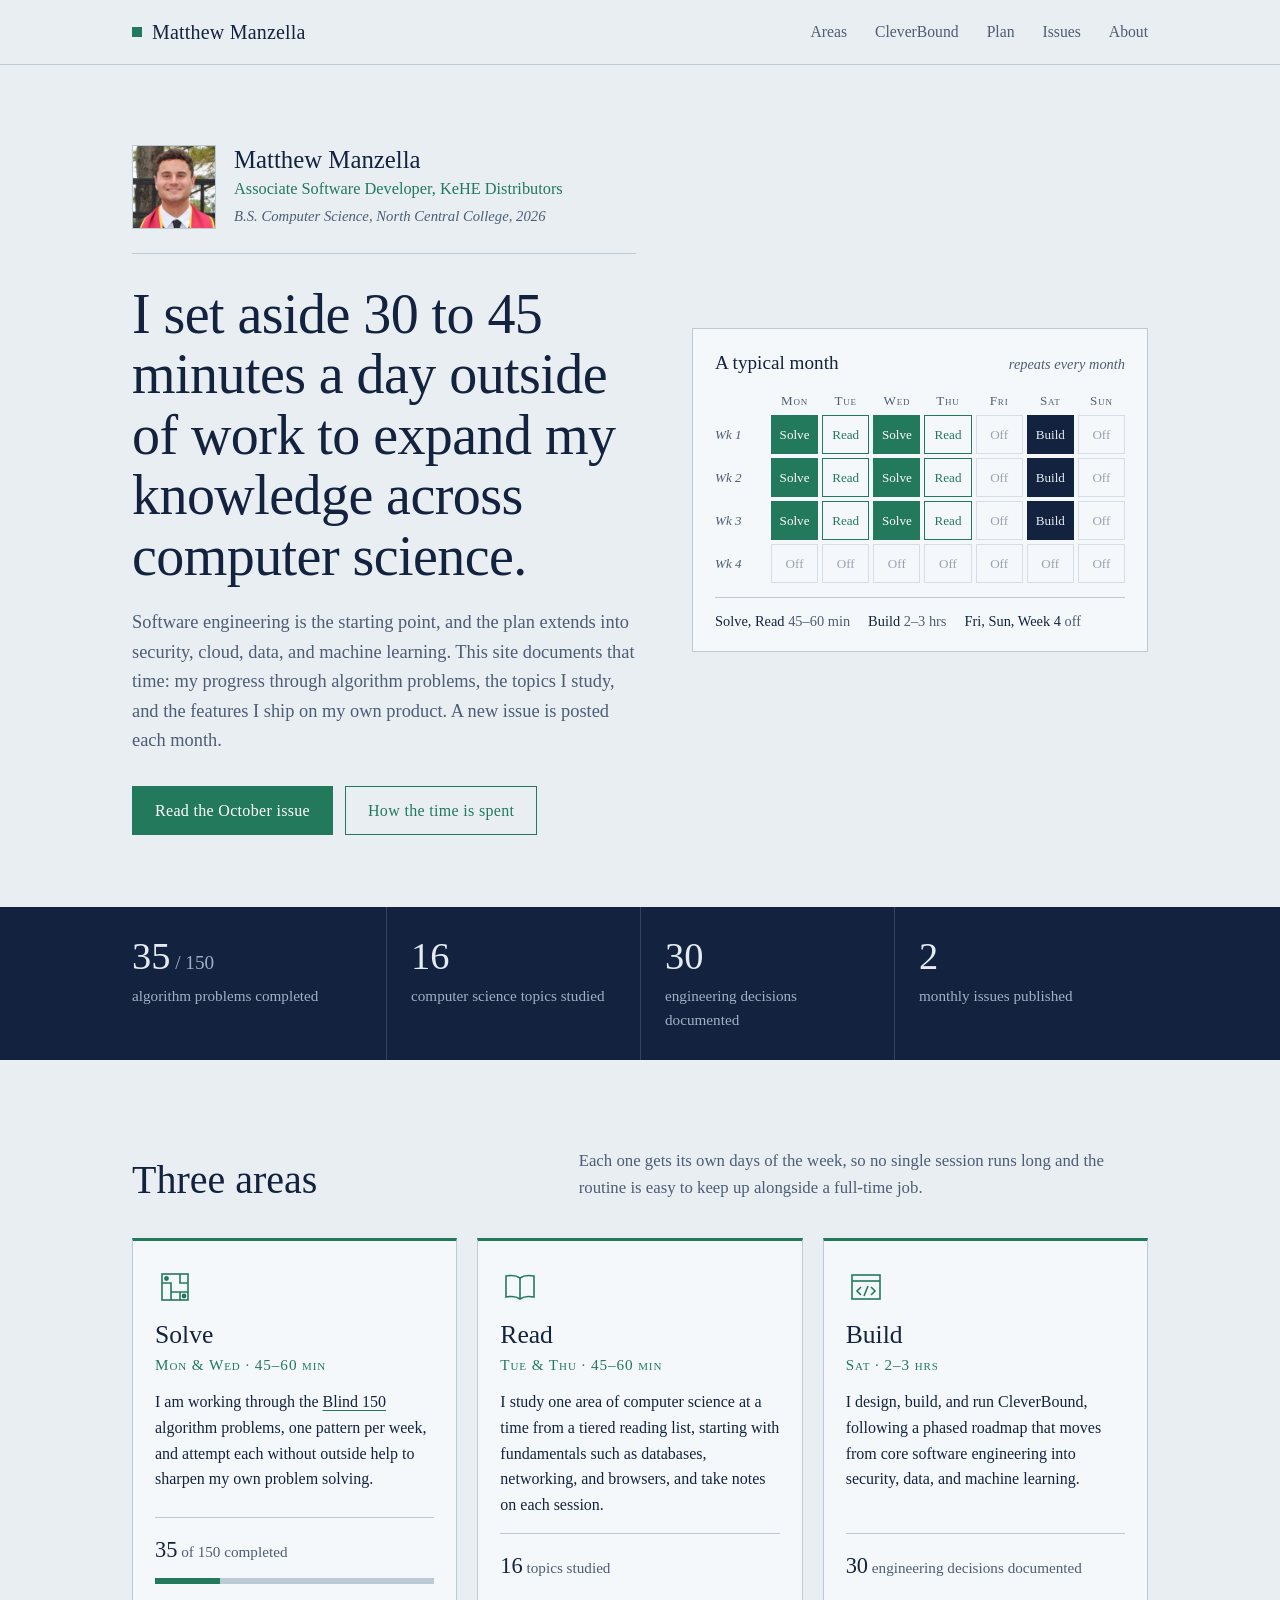
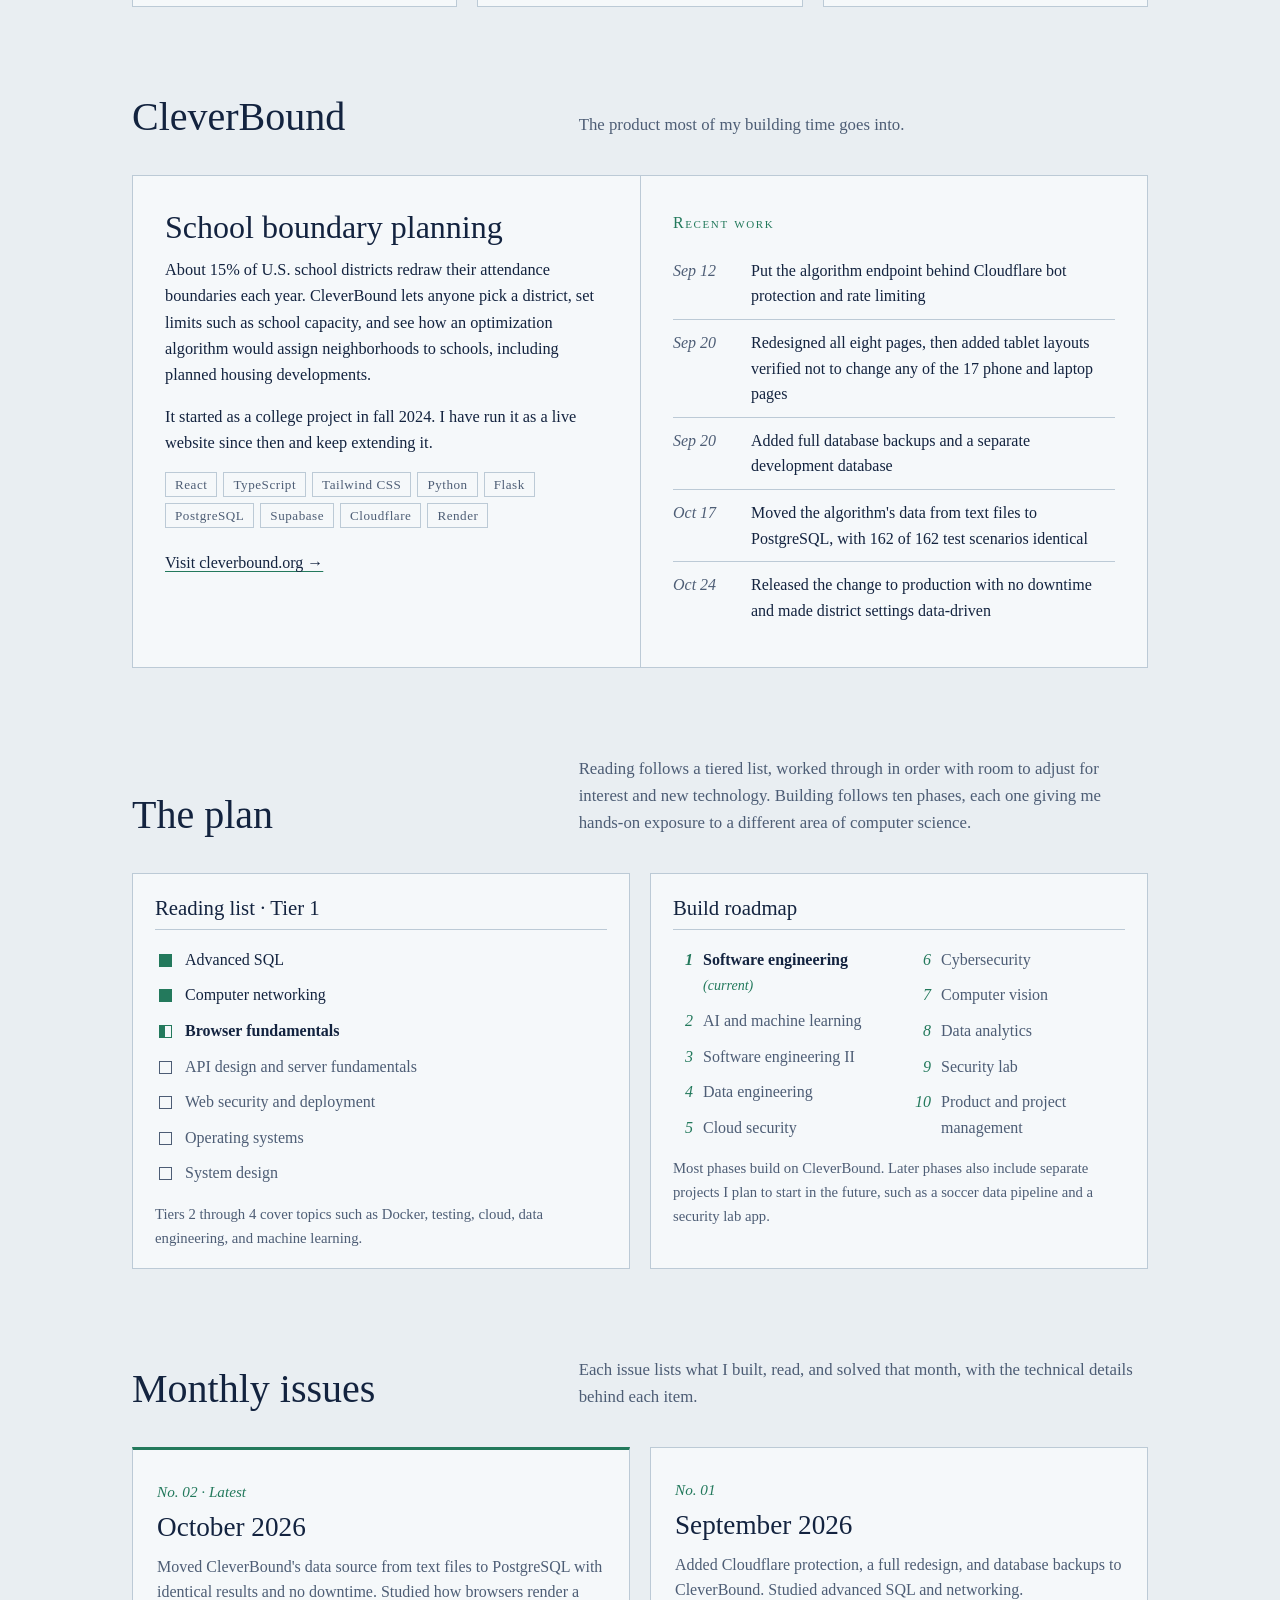
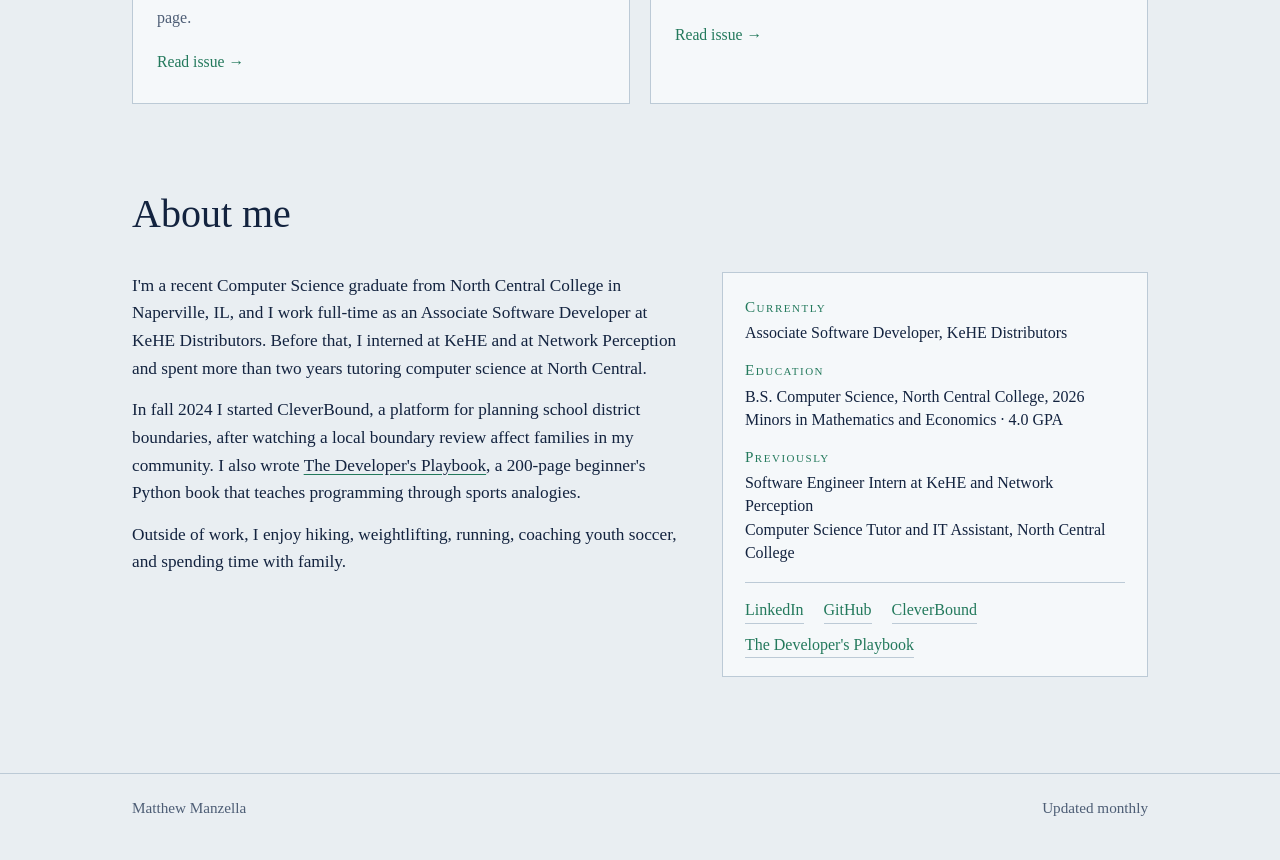
<file: index.html>
<!doctype html>
<html lang="en">
<head>
<meta charset="utf-8">
<meta name="viewport" content="width=device-width, initial-scale=1">
<title>Matthew Manzella</title>
<meta name="description" content="A monthly record of what Matthew Manzella builds, studies, and solves outside of work.">
<link rel="stylesheet" href="styles.css">
</head>
<body>

<header class="nav">
  <div class="wrap">
    <a class="brand" href="index.html">Matthew Manzella</a>
    <nav aria-label="Main">
      <ul>
        <li><a href="#areas">Areas</a></li>
        <li><a href="#cleverbound">CleverBound</a></li>
        <li><a href="#plan">Plan</a></li>
        <li><a href="#issues">Issues</a></li>
        <li><a href="#about">About</a></li>
      </ul>
    </nav>
  </div>
</header>

<section class="hero">
  <div class="wrap">
    <div>
      <a class="id" href="#about">
        <img src="images/headshot.png" alt="" width="400" height="400">
        <span>
          <b>Matthew Manzella</b>
          <em>Associate Software Developer, KeHE Distributors</em>
          <small>B.S. Computer Science, North Central College, 2026</small>
        </span>
      </a>
      <h1>I set aside 30 to 45 minutes a day outside of work to expand my knowledge across computer science.</h1>
      <p class="sub">Software engineering is the starting point, and the plan extends into security, cloud, data, and machine learning. This site documents that time: my progress through algorithm problems, the topics I study, and the features I ship on my own product. A new issue is posted each month.</p>
      <div class="actions">
        <a class="btn primary" href="2026/2026-10_october.html">Read the October issue</a>
        <a class="btn ghost" href="#areas">How the time is spent</a>
      </div>
    </div>

    <div class="card" aria-label="Monthly schedule">
      <div class="card-head"><h2>A typical month</h2><span>repeats every month</span></div>
      <div class="month">
        <div class="row head"><span></span><span>Mon</span><span>Tue</span><span>Wed</span><span>Thu</span><span>Fri</span><span>Sat</span><span>Sun</span></div>
        <div class="row"><span class="wk">Wk 1</span><i class="s">Solve</i><i class="r">Read</i><i class="s">Solve</i><i class="r">Read</i><i class="o">Off</i><i class="b">Build</i><i class="o">Off</i></div>
        <div class="row"><span class="wk">Wk 2</span><i class="s">Solve</i><i class="r">Read</i><i class="s">Solve</i><i class="r">Read</i><i class="o">Off</i><i class="b">Build</i><i class="o">Off</i></div>
        <div class="row"><span class="wk">Wk 3</span><i class="s">Solve</i><i class="r">Read</i><i class="s">Solve</i><i class="r">Read</i><i class="o">Off</i><i class="b">Build</i><i class="o">Off</i></div>
        <div class="row"><span class="wk">Wk 4</span><i class="o">Off</i><i class="o">Off</i><i class="o">Off</i><i class="o">Off</i><i class="o">Off</i><i class="o">Off</i><i class="o">Off</i></div>
      </div>
      <ul class="legend">
        <li><b>Solve, Read</b> 45&ndash;60 min</li>
        <li><b>Build</b> 2&ndash;3 hrs</li>
        <li><b>Fri, Sun, Week 4</b> off</li>
      </ul>
    </div>
  </div>
</section>

<section class="band" aria-label="Totals to date">
  <div class="wrap">
    <div class="stat"><b>35<small> / 150</small></b><span>algorithm problems completed</span></div>
    <div class="stat"><b>16</b><span>computer science topics studied</span></div>
    <div class="stat"><b>30</b><span>engineering decisions documented</span></div>
    <div class="stat"><b>2</b><span>monthly issues published</span></div>
  </div>
</section>

<section class="block" id="areas">
  <div class="wrap">
    <div class="block-head">
      <h2>Three areas</h2>
      <p>Each one gets its own days of the week, so no single session runs long and the routine is easy to keep up alongside a full-time job.</p>
    </div>
    <div class="areas">
      <article class="area">
        <svg viewBox="0 0 40 40" fill="none" stroke="currentColor" stroke-width="1.6" aria-hidden="true"><rect x="7" y="7" width="26" height="26"/><path d="M7 16h9v9M25 7v9h8M16 33v-8h9v8M25 25h8"/><circle cx="11.5" cy="11.5" r="1.6" fill="currentColor"/><circle cx="29" cy="29" r="1.6" fill="currentColor"/></svg>
        <h3>Solve</h3>
        <p class="when">Mon &amp; Wed &middot; 45&ndash;60 min</p>
        <p>I am working through the <a href="https://neetcode.io/practice/practice/neetcode150">Blind 150</a> algorithm problems, one pattern per week, and attempt each without outside help to sharpen my own problem solving.</p>
        <p class="count"><b>35</b> of 150 completed</p>
        <div class="bar" aria-hidden="true"><i style="width: 23.3%"></i></div>
      </article>
      <article class="area">
        <svg viewBox="0 0 40 40" fill="none" stroke="currentColor" stroke-width="1.6" aria-hidden="true"><path d="M20 11c-4-3-9-3-14-2v21c5-1 10-1 14 2 4-3 9-3 14-2V9c-5-1-10-1-14 2z"/><path d="M20 11v21"/></svg>
        <h3>Read</h3>
        <p class="when">Tue &amp; Thu &middot; 45&ndash;60 min</p>
        <p>I study one area of computer science at a time from a tiered reading list, starting with fundamentals such as databases, networking, and browsers, and take notes on each session.</p>
        <p class="count"><b>16</b> topics studied</p>
      </article>
      <article class="area">
        <svg viewBox="0 0 40 40" fill="none" stroke="currentColor" stroke-width="1.6" aria-hidden="true"><rect x="6" y="8" width="28" height="24"/><path d="M6 14h28"/><path d="M15 20l-4 4 4 4M25 20l4 4-4 4M22 19l-4 10"/></svg>
        <h3>Build</h3>
        <p class="when">Sat &middot; 2&ndash;3 hrs</p>
        <p>I design, build, and run CleverBound, following a phased roadmap that moves from core software engineering into security, data, and machine learning.</p>
        <p class="count"><b>30</b> engineering decisions documented</p>
      </article>
    </div>
  </div>
</section>

<section class="block" id="cleverbound">
  <div class="wrap">
    <div class="block-head">
      <h2>CleverBound</h2>
      <p>The product most of my building time goes into.</p>
    </div>
    <div class="feature">
      <div>
        <h3>School boundary planning</h3>
        <p>About 15% of U.S. school districts redraw their attendance boundaries each year. CleverBound lets anyone pick a district, set limits such as school capacity, and see how an optimization algorithm would assign neighborhoods to schools, including planned housing developments.</p>
        <p>It started as a college project in fall 2024. I have run it as a live website since then and keep extending it.</p>
        <ul class="stack"><li>React</li><li>TypeScript</li><li>Tailwind CSS</li><li>Python</li><li>Flask</li><li>PostgreSQL</li><li>Supabase</li><li>Cloudflare</li><li>Render</li></ul>
        <p class="link"><a href="https://cleverbound.org">Visit cleverbound.org &rarr;</a></p>
      </div>
      <div>
        <h4>Recent work</h4>
        <ul class="timeline">
          <li><time>Sep 12</time><span>Put the algorithm endpoint behind Cloudflare bot protection and rate limiting</span></li>
          <li><time>Sep 20</time><span>Redesigned all eight pages, then added tablet layouts verified not to change any of the 17 phone and laptop pages</span></li>
          <li><time>Sep 20</time><span>Added full database backups and a separate development database</span></li>
          <li><time>Oct 17</time><span>Moved the algorithm's data from text files to PostgreSQL, with 162 of 162 test scenarios identical</span></li>
          <li><time>Oct 24</time><span>Released the change to production with no downtime and made district settings data-driven</span></li>
        </ul>
      </div>
    </div>
  </div>
</section>

<section class="block" id="plan">
  <div class="wrap">
    <div class="block-head">
      <h2>The plan</h2>
      <p>Reading follows a tiered list, worked through in order with room to adjust for interest and new technology. Building follows ten phases, each one giving me hands-on exposure to a different area of computer science.</p>
    </div>
    <div class="plan">
      <div class="card">
        <h3>Reading list &middot; Tier 1</h3>
        <ul class="checklist">
          <li class="done">Advanced SQL</li>
          <li class="done">Computer networking</li>
          <li class="now">Browser fundamentals</li>
          <li>API design and server fundamentals</li>
          <li>Web security and deployment</li>
          <li>Operating systems</li>
          <li>System design</li>
        </ul>
        <p class="plan-note">Tiers 2 through 4 cover topics such as Docker, testing, cloud, data engineering, and machine learning.</p>
      </div>
      <div class="card">
        <h3>Build roadmap</h3>
        <ol class="phases">
          <li class="now">Software engineering</li>
          <li>AI and machine learning</li>
          <li>Software engineering II</li>
          <li>Data engineering</li>
          <li>Cloud security</li>
          <li>Cybersecurity</li>
          <li>Computer vision</li>
          <li>Data analytics</li>
          <li>Security lab</li>
          <li>Product and project management</li>
        </ol>
        <p class="plan-note">Most phases build on CleverBound. Later phases also include separate projects I plan to start in the future, such as a soccer data pipeline and a security lab app.</p>
      </div>
    </div>
  </div>
</section>

<section class="block" id="issues">
  <div class="wrap">
    <div class="block-head">
      <h2>Monthly issues</h2>
      <p>Each issue lists what I built, read, and solved that month, with the technical details behind each item.</p>
    </div>
    <div class="issue-grid">
      <a class="issue-card latest" href="2026/2026-10_october.html">
        <span class="no">No. 02 &middot; Latest</span>
        <h3>October 2026</h3>
        <p>Moved CleverBound's data source from text files to PostgreSQL with identical results and no downtime. Studied how browsers render a page.</p>
        <span class="more">Read issue &rarr;</span>
      </a>
      <a class="issue-card" href="2026/2026-09_september.html">
        <span class="no">No. 01</span>
        <h3>September 2026</h3>
        <p>Added Cloudflare protection, a full redesign, and database backups to CleverBound. Studied advanced SQL and networking.</p>
        <span class="more">Read issue &rarr;</span>
      </a>
    </div>
  </div>
</section>

<section class="block" id="about">
  <div class="wrap">
    <div class="block-head">
      <h2>About me</h2>
    </div>
    <div class="about-me">
      <div>
        <p>I'm a recent Computer Science graduate from North Central College in Naperville, IL, and I work full-time as an Associate Software Developer at KeHE Distributors. Before that, I interned at KeHE and at Network Perception and spent more than two years tutoring computer science at North Central.</p>
        <p>In fall 2024 I started CleverBound, a platform for planning school district boundaries, after watching a local boundary review affect families in my community. I also wrote <a href="https://www.amazon.com/dp/B0H171G5QH">The Developer's Playbook</a>, a 200-page beginner's Python book that teaches programming through sports analogies.</p>
        <p>Outside of work, I enjoy hiking, weightlifting, running, coaching youth soccer, and spending time with family.</p>
      </div>
      <div class="card">
        <dl class="quick">
          <div><dt>Currently</dt><dd>Associate Software Developer, KeHE Distributors</dd></div>
          <div><dt>Education</dt><dd>B.S. Computer Science, North Central College, 2026<br>Minors in Mathematics and Economics &middot; 4.0 GPA</dd></div>
          <div><dt>Previously</dt><dd>Software Engineer Intern at KeHE and Network Perception<br>Computer Science Tutor and IT Assistant, North Central College</dd></div>
        </dl>
        <p class="links"><a href="https://www.linkedin.com/in/matthew-manzella-126124231/">LinkedIn</a><a href="https://github.com/MatthewManzella">GitHub</a><a href="https://cleverbound.org">CleverBound</a><a href="https://www.amazon.com/dp/B0H171G5QH">The Developer's Playbook</a></p>
      </div>
    </div>
  </div>
</section>

<footer class="site-foot">
  <div class="wrap">
    <span>Matthew Manzella</span>
    <span>Updated monthly</span>
  </div>
</footer>

</body>
</html>
</file>
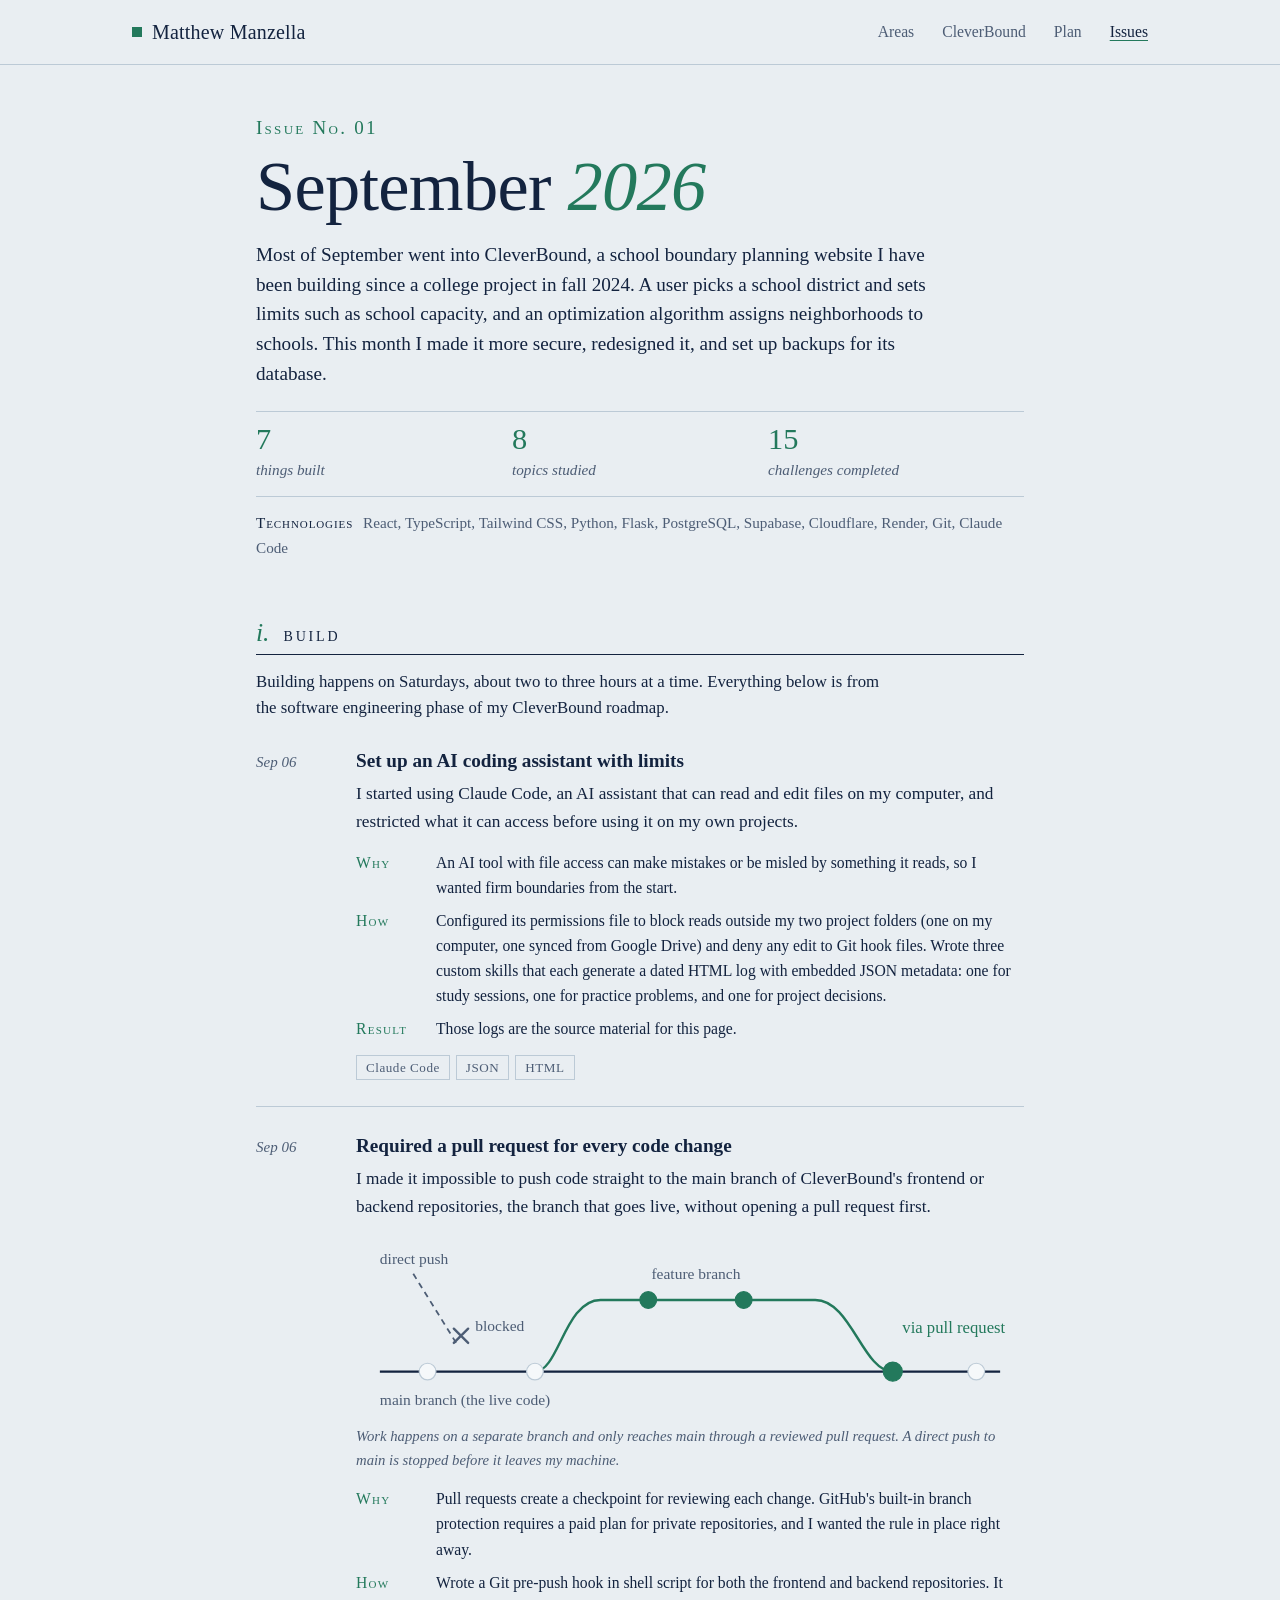
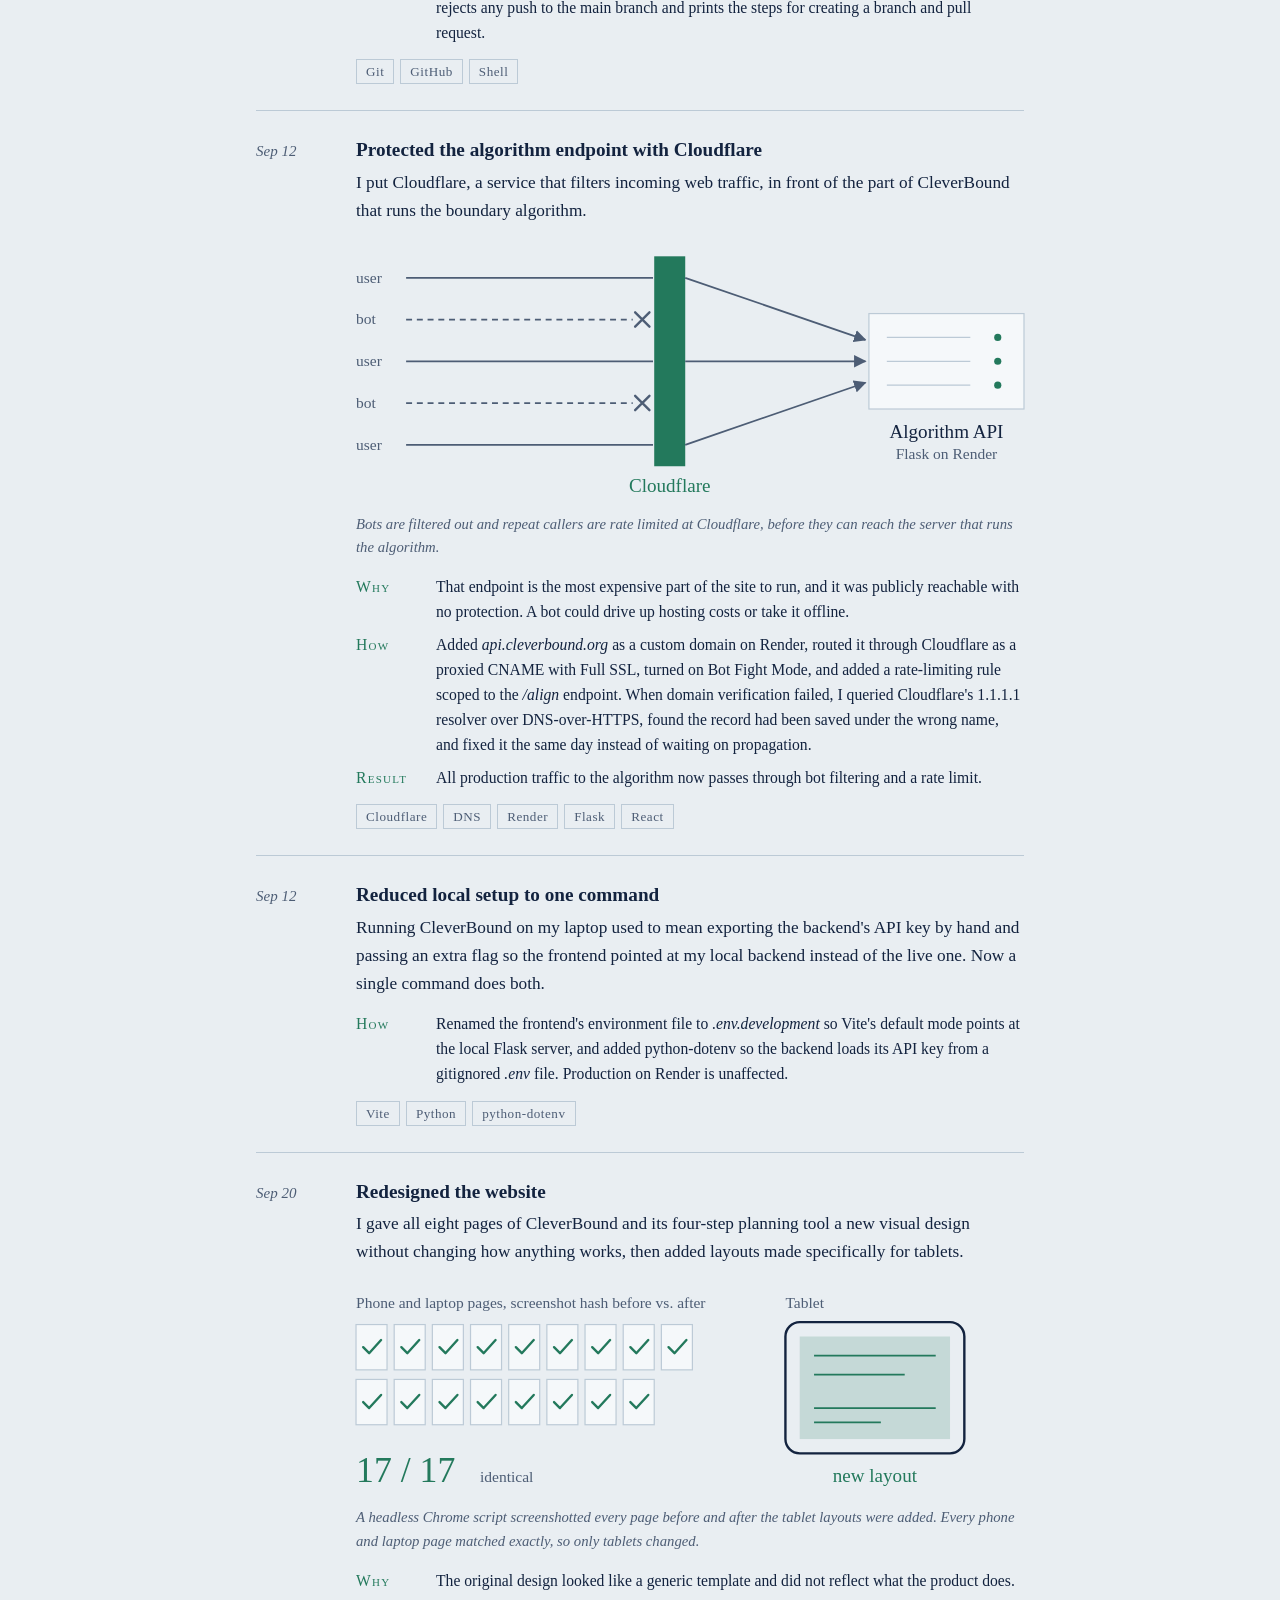
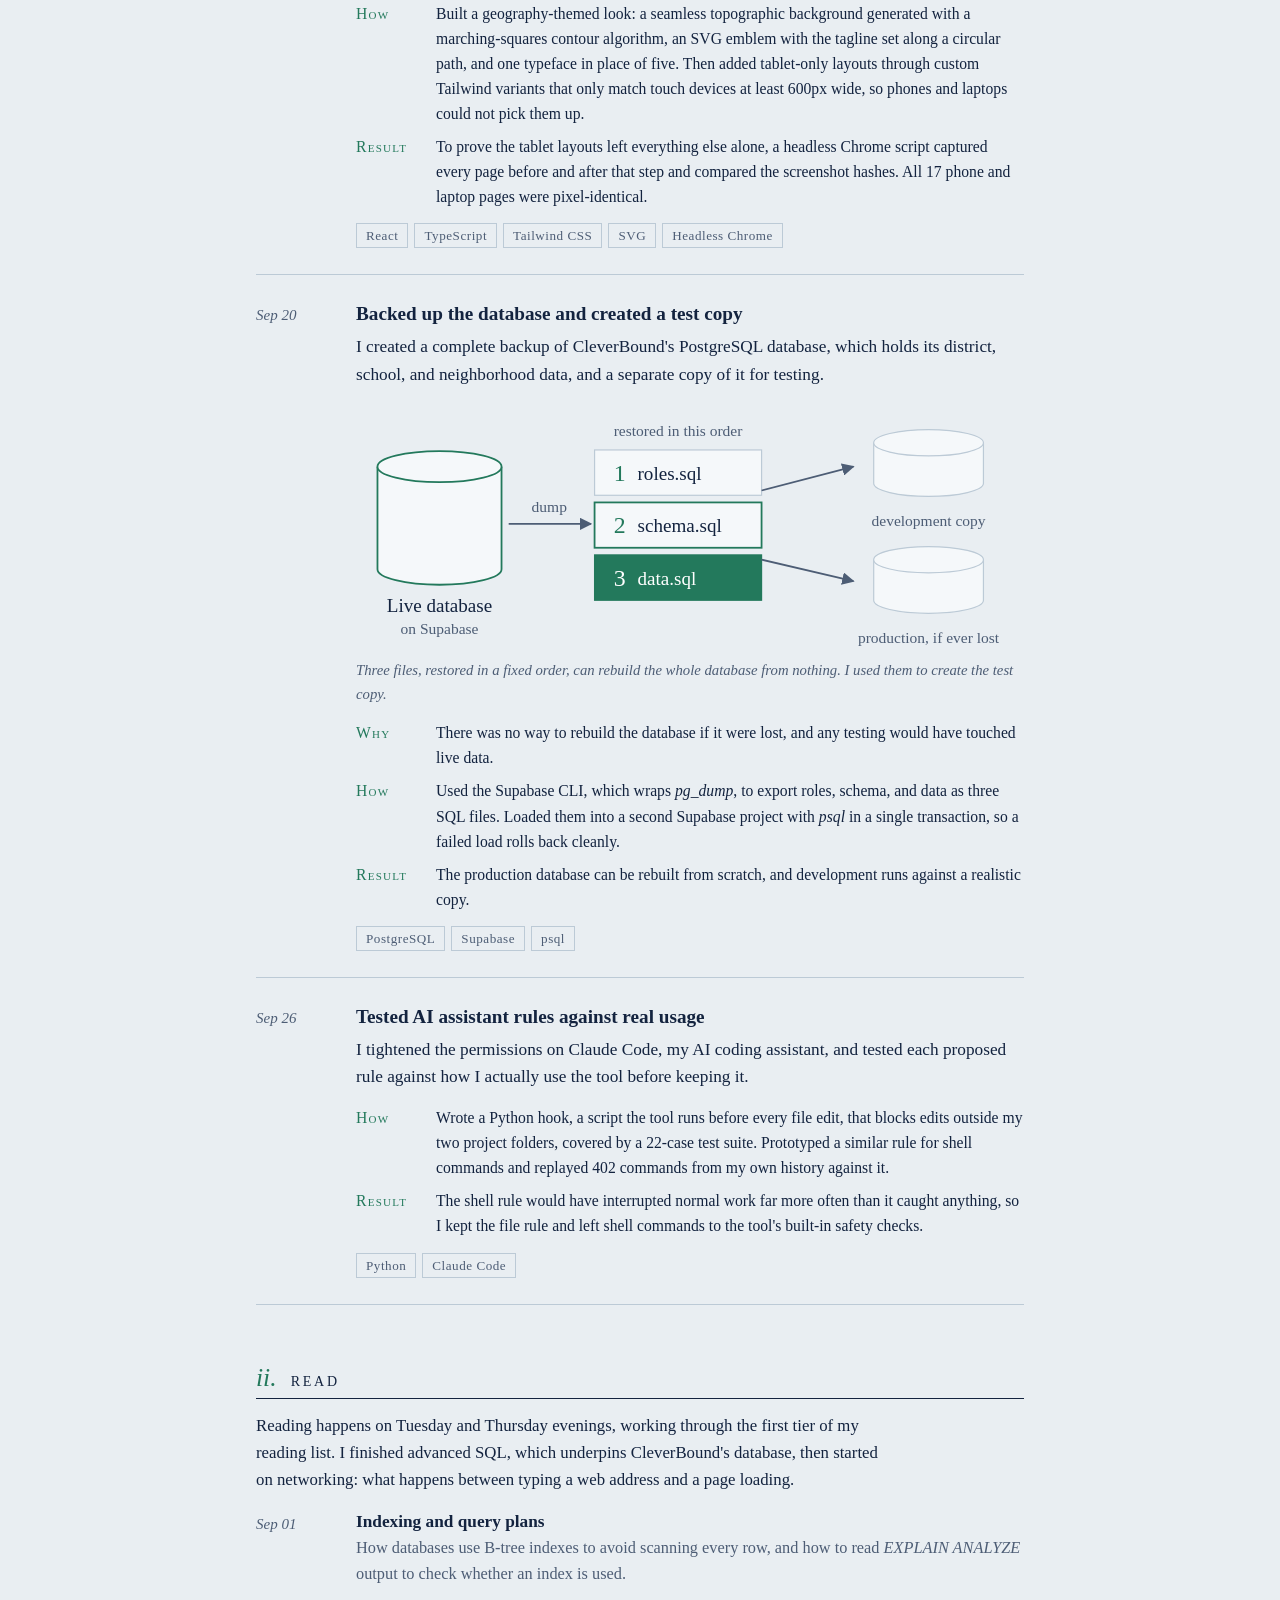
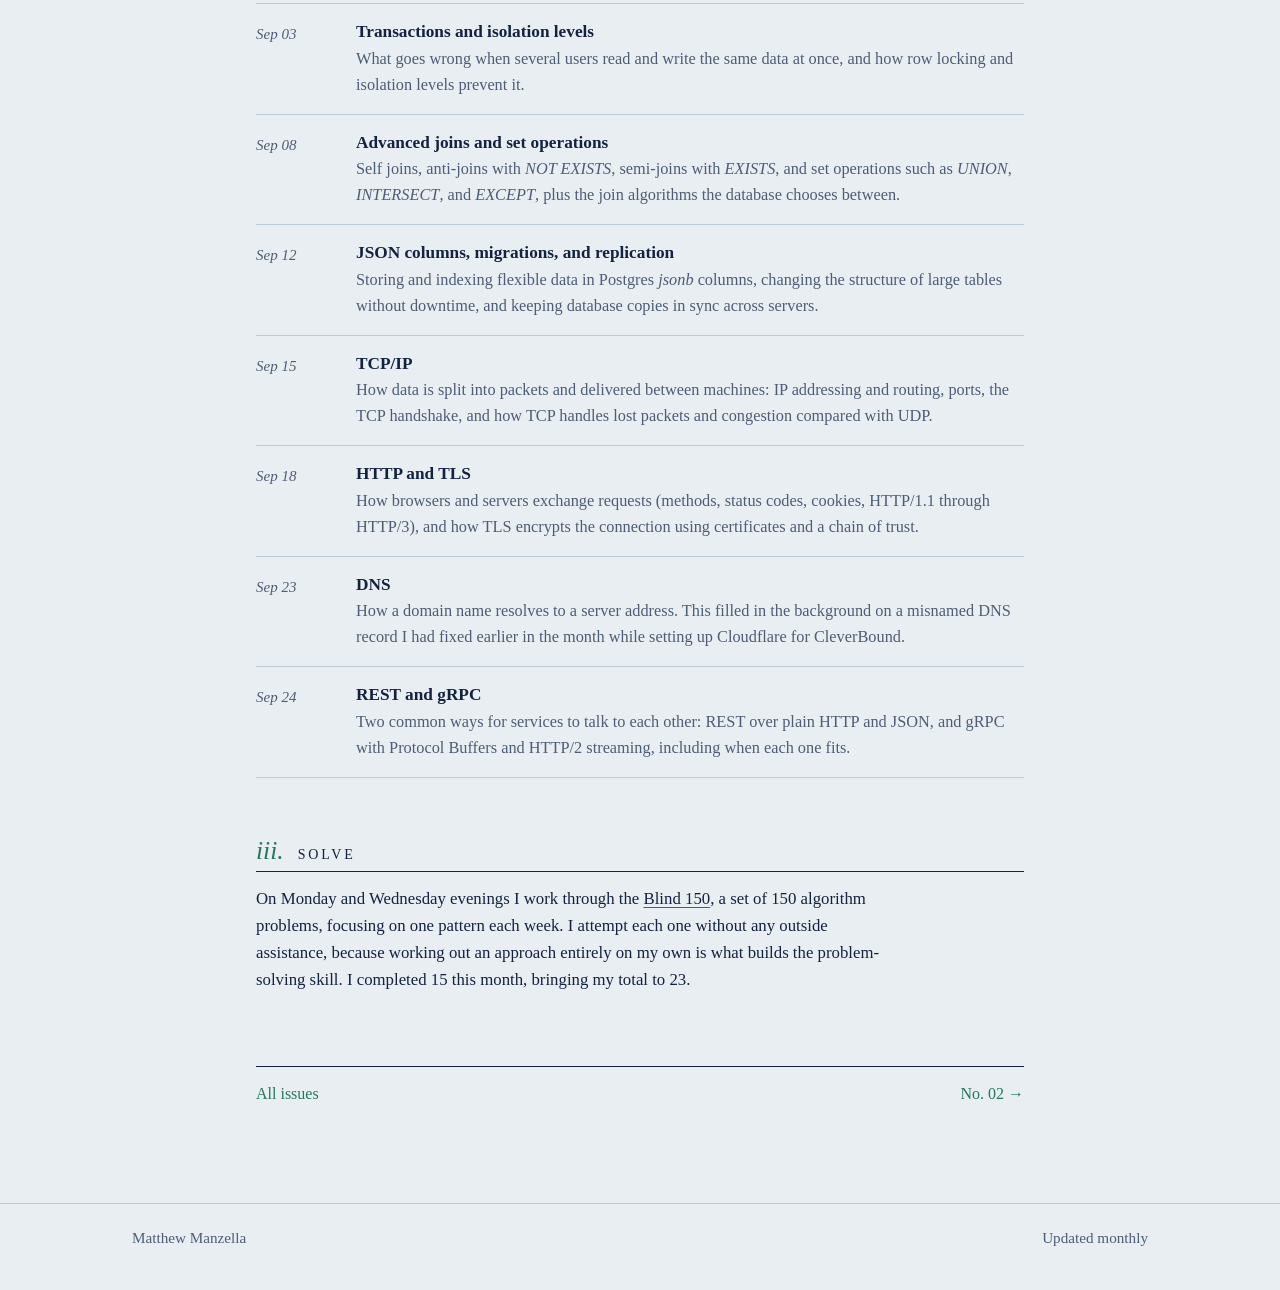
<file: 2026/2026-09_september.html>
<!doctype html>
<html lang="en">
<head>
<meta charset="utf-8">
<meta name="viewport" content="width=device-width, initial-scale=1">
<title>September 2026 · Matthew Manzella</title>
<meta name="description" content="What Matthew Manzella built, studied, and solved outside of work in September 2026.">
<link rel="stylesheet" href="../styles.css">
</head>
<body>
<header class="nav">
  <div class="wrap">
    <a class="brand" href="../index.html">Matthew Manzella</a>
    <nav aria-label="Main">
      <ul>
        <li><a href="../index.html#areas">Areas</a></li>
        <li><a href="../index.html#cleverbound">CleverBound</a></li>
        <li><a href="../index.html#plan">Plan</a></li>
        <li><a href="../index.html#issues" aria-current="page">Issues</a></li>
      </ul>
    </nav>
  </div>
</header>

<main class="issue">
  <p class="issue-label">Issue No. 01</p>

  <h1 class="issue-title">September <em>2026</em></h1>

  <p class="lede">Most of September went into CleverBound, a school boundary planning website I have been building since a college project in fall 2024. A user picks a school district and sets limits such as school capacity, and an optimization algorithm assigns neighborhoods to schools. This month I made it more secure, redesigned it, and set up backups for its database.</p>

  <ul class="glance">
    <li><b>7</b><a href="#build">things built</a></li>
    <li><b>8</b><a href="#read">topics studied</a></li>
    <li><b>15</b><a href="#solve">challenges completed</a></li>
  </ul>
  <p class="tech"><span>Technologies</span> React, TypeScript, Tailwind CSS, Python, Flask, PostgreSQL, Supabase, Cloudflare, Render, Git, Claude Code</p>

  <section id="build">
    <div class="section-head"><span class="num">i.</span><h2>Build</h2></div>
    <p class="section-note">Building happens on Saturdays, about two to three hours at a time. Everything below is from the software engineering phase of my CleverBound roadmap.</p>

    <article class="entry">
      <time datetime="2026-09-06">Sep 06</time>
      <div>
        <h3>Set up an AI coding assistant with limits</h3>
        <p class="plain">I started using Claude Code, an AI assistant that can read and edit files on my computer, and restricted what it can access before using it on my own projects.</p>
        <dl class="facts">
          <dt>Why</dt><dd>An AI tool with file access can make mistakes or be misled by something it reads, so I wanted firm boundaries from the start.</dd>
          <dt>How</dt><dd>Configured its permissions file to block reads outside my two project folders (one on my computer, one synced from Google Drive) and deny any edit to Git hook files. Wrote three custom skills that each generate a dated HTML log with embedded JSON metadata: one for study sessions, one for practice problems, and one for project decisions.</dd>
          <dt>Result</dt><dd>Those logs are the source material for this page.</dd>
        </dl>
        <ul class="stack"><li>Claude Code</li><li>JSON</li><li>HTML</li></ul>
      </div>
    </article>

    <article class="entry">
      <time datetime="2026-09-06">Sep 06</time>
      <div>
        <h3>Required a pull request for every code change</h3>
        <p class="plain">I made it impossible to push code straight to the main branch of CleverBound's frontend or backend repositories, the branch that goes live, without opening a pull request first.</p>
        <figure class="dg">
          <svg viewBox="0 0 560 150" role="img" aria-label="Git history: a feature branch splits off main and merges back through a pull request. A direct push to main is blocked.">
            <defs><marker id="s1" viewBox="0 0 10 10" refX="9" refY="5" markerWidth="7" markerHeight="7" orient="auto"><path d="M0 0 L10 5 L0 10z" class="ah"/></marker></defs>
            <path class="ink" d="M20 112 H540"/>
            <text class="sm" x="20" y="140">main branch (the live code)</text>
            <path class="ln ac" style="stroke-width:2" d="M150 112 C170 112 175 52 205 52 H385 C415 52 425 112 450 112"/>
            <circle class="bx" cx="60" cy="112" r="7"/><circle class="bx" cx="150" cy="112" r="7"/>
            <circle class="bx dk" cx="450" cy="112" r="8"/><circle class="bx" cx="520" cy="112" r="7"/>
            <circle class="bx dk" cx="245" cy="52" r="7"/><circle class="bx dk" cx="325" cy="52" r="7"/>
            <text class="sm" x="285" y="34" text-anchor="middle">feature branch</text>
            <text class="res" x="458" y="80" style="font-size:14px">via pull request</text>
            <text class="sm" x="20" y="22">direct push</text>
            <path class="ln dash" d="M48 30 L84 88"/>
            <path class="x" d="M82 76 l12 12 M94 76 l-12 12"/>
            <text class="sm" x="100" y="78">blocked</text>
          </svg>
          <figcaption>Work happens on a separate branch and only reaches main through a reviewed pull request. A direct push to main is stopped before it leaves my machine.</figcaption>
        </figure>
        <dl class="facts">
          <dt>Why</dt><dd>Pull requests create a checkpoint for reviewing each change. GitHub's built-in branch protection requires a paid plan for private repositories, and I wanted the rule in place right away.</dd>
          <dt>How</dt><dd>Wrote a Git pre-push hook in shell script for both the frontend and backend repositories. It rejects any push to the main branch and prints the steps for creating a branch and pull request.</dd>
        </dl>
        <ul class="stack"><li>Git</li><li>GitHub</li><li>Shell</li></ul>
      </div>
    </article>

    <article class="entry">
      <time datetime="2026-09-12">Sep 12</time>
      <div>
        <h3>Protected the algorithm endpoint with Cloudflare</h3>
        <p class="plain">I put Cloudflare, a service that filters incoming web traffic, in front of the part of CleverBound that runs the boundary algorithm.</p>
        <figure class="dg">
          <svg viewBox="0 0 560 220" role="img" aria-label="User traffic passes through the Cloudflare wall to the algorithm server. Bot traffic is stopped at the wall.">
            <defs><marker id="s2" viewBox="0 0 10 10" refX="9" refY="5" markerWidth="7" markerHeight="7" orient="auto"><path d="M0 0 L10 5 L0 10z" class="ah"/></marker></defs>
            <text class="sm" x="0" y="34">user</text><path class="ln" d="M42 30 H249"/>
            <text class="sm" x="0" y="69">bot</text><path class="ln dash" d="M42 65 H232"/><path class="x" d="M234 59 l12 12 M246 59 l-12 12"/>
            <text class="sm" x="0" y="104">user</text><path class="ln" d="M42 100 H249"/>
            <text class="sm" x="0" y="139">bot</text><path class="ln dash" d="M42 135 H232"/><path class="x" d="M234 129 l12 12 M246 129 l-12 12"/>
            <text class="sm" x="0" y="174">user</text><path class="ln" d="M42 170 H249"/>
            <rect class="acf" x="250" y="12" width="26" height="176"/>
            <text class="res" x="263" y="210" text-anchor="middle">Cloudflare</text>
            <path class="ln" d="M276 30 L427 82" marker-end="url(#s2)"/>
            <path class="ln" d="M276 100 H427" marker-end="url(#s2)"/>
            <path class="ln" d="M276 170 L427 118" marker-end="url(#s2)"/>
            <rect class="bx" x="430" y="60" width="130" height="80"/>
            <path class="grid" d="M445 80 H515 M445 100 H515 M445 120 H515"/>
            <circle class="acf" cx="538" cy="80" r="3"/><circle class="acf" cx="538" cy="100" r="3"/><circle class="acf" cx="538" cy="120" r="3"/>
            <text x="495" y="164" text-anchor="middle">Algorithm API</text>
            <text class="sm" x="495" y="182" text-anchor="middle">Flask on Render</text>
          </svg>
          <figcaption>Bots are filtered out and repeat callers are rate limited at Cloudflare, before they can reach the server that runs the algorithm.</figcaption>
        </figure>
        <dl class="facts">
          <dt>Why</dt><dd>That endpoint is the most expensive part of the site to run, and it was publicly reachable with no protection. A bot could drive up hosting costs or take it offline.</dd>
          <dt>How</dt><dd>Added <code>api.cleverbound.org</code> as a custom domain on Render, routed it through Cloudflare as a proxied CNAME with Full SSL, turned on Bot Fight Mode, and added a rate-limiting rule scoped to the <code>/align</code> endpoint. When domain verification failed, I queried Cloudflare's 1.1.1.1 resolver over DNS-over-HTTPS, found the record had been saved under the wrong name, and fixed it the same day instead of waiting on propagation.</dd>
          <dt>Result</dt><dd>All production traffic to the algorithm now passes through bot filtering and a rate limit.</dd>
        </dl>
        <ul class="stack"><li>Cloudflare</li><li>DNS</li><li>Render</li><li>Flask</li><li>React</li></ul>
      </div>
    </article>

    <article class="entry">
      <time datetime="2026-09-12">Sep 12</time>
      <div>
        <h3>Reduced local setup to one command</h3>
        <p class="plain">Running CleverBound on my laptop used to mean exporting the backend's API key by hand and passing an extra flag so the frontend pointed at my local backend instead of the live one. Now a single command does both.</p>
        <dl class="facts">
          <dt>How</dt><dd>Renamed the frontend's environment file to <code>.env.development</code> so Vite's default mode points at the local Flask server, and added python-dotenv so the backend loads its API key from a gitignored <code>.env</code> file. Production on Render is unaffected.</dd>
        </dl>
        <ul class="stack"><li>Vite</li><li>Python</li><li>python-dotenv</li></ul>
      </div>
    </article>

    <article class="entry">
      <time datetime="2026-09-20">Sep 20</time>
      <div>
        <h3>Redesigned the website</h3>
        <p class="plain">I gave all eight pages of CleverBound and its four-step planning tool a new visual design without changing how anything works, then added layouts made specifically for tablets.</p>
        <figure class="dg">
          <svg viewBox="0 0 560 180" role="img" aria-label="Seventeen phone and laptop page thumbnails, each marked unchanged, next to a tablet showing the new layout.">
            <text class="sm" x="0" y="20">Phone and laptop pages, screenshot hash before vs. after</text>
            <rect class="bx" x="0" y="34" width="26" height="38"/><path class="ck" d="M6 53 l5 5 l10 -11"/><rect class="bx" x="32" y="34" width="26" height="38"/><path class="ck" d="M38 53 l5 5 l10 -11"/><rect class="bx" x="64" y="34" width="26" height="38"/><path class="ck" d="M70 53 l5 5 l10 -11"/><rect class="bx" x="96" y="34" width="26" height="38"/><path class="ck" d="M102 53 l5 5 l10 -11"/><rect class="bx" x="128" y="34" width="26" height="38"/><path class="ck" d="M134 53 l5 5 l10 -11"/><rect class="bx" x="160" y="34" width="26" height="38"/><path class="ck" d="M166 53 l5 5 l10 -11"/><rect class="bx" x="192" y="34" width="26" height="38"/><path class="ck" d="M198 53 l5 5 l10 -11"/><rect class="bx" x="224" y="34" width="26" height="38"/><path class="ck" d="M230 53 l5 5 l10 -11"/><rect class="bx" x="256" y="34" width="26" height="38"/><path class="ck" d="M262 53 l5 5 l10 -11"/><rect class="bx" x="0" y="80" width="26" height="38"/><path class="ck" d="M6 99 l5 5 l10 -11"/><rect class="bx" x="32" y="80" width="26" height="38"/><path class="ck" d="M38 99 l5 5 l10 -11"/><rect class="bx" x="64" y="80" width="26" height="38"/><path class="ck" d="M70 99 l5 5 l10 -11"/><rect class="bx" x="96" y="80" width="26" height="38"/><path class="ck" d="M102 99 l5 5 l10 -11"/><rect class="bx" x="128" y="80" width="26" height="38"/><path class="ck" d="M134 99 l5 5 l10 -11"/><rect class="bx" x="160" y="80" width="26" height="38"/><path class="ck" d="M166 99 l5 5 l10 -11"/><rect class="bx" x="192" y="80" width="26" height="38"/><path class="ck" d="M198 99 l5 5 l10 -11"/><rect class="bx" x="224" y="80" width="26" height="38"/><path class="ck" d="M230 99 l5 5 l10 -11"/>
            <text class="big" x="0" y="166">17 / 17</text>
            <text class="sm" x="104" y="166">identical</text>
            <text class="sm" x="360" y="20">Tablet</text>
            <rect class="ink" x="360" y="32" width="150" height="110" rx="12"/>
            <rect class="acf" x="372" y="44" width="126" height="86" style="opacity:.18"/>
            <path class="ln ac" d="M384 60 H486 M384 76 H460 M384 104 H486 M384 116 H440"/>
            <text class="res" x="435" y="166" text-anchor="middle">new layout</text>
          </svg>
          <figcaption>A headless Chrome script screenshotted every page before and after the tablet layouts were added. Every phone and laptop page matched exactly, so only tablets changed.</figcaption>
        </figure>
        <dl class="facts">
          <dt>Why</dt><dd>The original design looked like a generic template and did not reflect what the product does.</dd>
          <dt>How</dt><dd>Built a geography-themed look: a seamless topographic background generated with a marching-squares contour algorithm, an SVG emblem with the tagline set along a circular path, and one typeface in place of five. Then added tablet-only layouts through custom Tailwind variants that only match touch devices at least 600px wide, so phones and laptops could not pick them up.</dd>
          <dt>Result</dt><dd>To prove the tablet layouts left everything else alone, a headless Chrome script captured every page before and after that step and compared the screenshot hashes. All 17 phone and laptop pages were pixel-identical.</dd>
        </dl>
        <ul class="stack"><li>React</li><li>TypeScript</li><li>Tailwind CSS</li><li>SVG</li><li>Headless Chrome</li></ul>
      </div>
    </article>

    <article class="entry">
      <time datetime="2026-09-20">Sep 20</time>
      <div>
        <h3>Backed up the database and created a test copy</h3>
        <p class="plain">I created a complete backup of CleverBound's PostgreSQL database, which holds its district, school, and neighborhood data, and a separate copy of it for testing.</p>
        <figure class="dg">
          <svg viewBox="0 0 560 205" role="img" aria-label="The live database is dumped into three files restored in order: roles, schema, data. They can create a development copy or restore production.">
            <defs><marker id="s4" viewBox="0 0 10 10" refX="9" refY="5" markerWidth="7" markerHeight="7" orient="auto"><path d="M0 0 L10 5 L0 10z" class="ah"/></marker></defs>
            <path class="bx hl" d="M18 50 v86 a52 13 0 0 0 104 0 v-86"/><ellipse class="bx hl" cx="70" cy="50" rx="52" ry="13"/>
            <text x="70" y="172" text-anchor="middle">Live database</text>
            <text class="sm" x="70" y="190" text-anchor="middle">on Supabase</text>
            <path class="ln" d="M128 98 H197" marker-end="url(#s4)"/>
            <text class="sm" x="162" y="88" text-anchor="middle">dump</text>
            <text class="sm" x="270" y="24" text-anchor="middle">restored in this order</text>
            <rect class="bx" x="200" y="36" width="140" height="38"/><text class="num" x="216" y="62">1</text><text x="236" y="61">roles.sql</text>
            <rect class="bx hl" x="200" y="80" width="140" height="38"/><text class="num" x="216" y="106">2</text><text x="236" y="105">schema.sql</text>
            <rect class="bx dk" x="200" y="124" width="140" height="38"/><text class="num on-dk" x="216" y="150">3</text><text class="on-dk" x="236" y="149">data.sql</text>
            <path class="ln" d="M340 70 L417 50" marker-end="url(#s4)"/>
            <path class="ln" d="M340 128 L417 146" marker-end="url(#s4)"/>
            <path class="bx" d="M434 30 v34 a46 11 0 0 0 92 0 v-34"/><ellipse class="bx" cx="480" cy="30" rx="46" ry="11"/>
            <text class="sm" x="480" y="100" text-anchor="middle">development copy</text>
            <path class="bx" d="M434 128 v34 a46 11 0 0 0 92 0 v-34"/><ellipse class="bx" cx="480" cy="128" rx="46" ry="11"/>
            <text class="sm" x="480" y="198" text-anchor="middle">production, if ever lost</text>
          </svg>
          <figcaption>Three files, restored in a fixed order, can rebuild the whole database from nothing. I used them to create the test copy.</figcaption>
        </figure>
        <dl class="facts">
          <dt>Why</dt><dd>There was no way to rebuild the database if it were lost, and any testing would have touched live data.</dd>
          <dt>How</dt><dd>Used the Supabase CLI, which wraps <code>pg_dump</code>, to export roles, schema, and data as three SQL files. Loaded them into a second Supabase project with <code>psql</code> in a single transaction, so a failed load rolls back cleanly.</dd>
          <dt>Result</dt><dd>The production database can be rebuilt from scratch, and development runs against a realistic copy.</dd>
        </dl>
        <ul class="stack"><li>PostgreSQL</li><li>Supabase</li><li>psql</li></ul>
      </div>
    </article>

    <article class="entry">
      <time datetime="2026-09-26">Sep 26</time>
      <div>
        <h3>Tested AI assistant rules against real usage</h3>
        <p class="plain">I tightened the permissions on Claude Code, my AI coding assistant, and tested each proposed rule against how I actually use the tool before keeping it.</p>
        <dl class="facts">
          <dt>How</dt><dd>Wrote a Python hook, a script the tool runs before every file edit, that blocks edits outside my two project folders, covered by a 22-case test suite. Prototyped a similar rule for shell commands and replayed 402 commands from my own history against it.</dd>
          <dt>Result</dt><dd>The shell rule would have interrupted normal work far more often than it caught anything, so I kept the file rule and left shell commands to the tool's built-in safety checks.</dd>
        </dl>
        <ul class="stack"><li>Python</li><li>Claude Code</li></ul>
      </div>
    </article>
  </section>

  <section id="read" class="study">
    <div class="section-head"><span class="num">ii.</span><h2>Read</h2></div>
    <p class="section-note">Reading happens on Tuesday and Thursday evenings, working through the first tier of my reading list. I finished advanced SQL, which underpins CleverBound's database, then started on networking: what happens between typing a web address and a page loading.</p>

    <article class="entry"><time datetime="2026-09-01">Sep 01</time><div><h3>Indexing and query plans</h3><p>How databases use B-tree indexes to avoid scanning every row, and how to read <em>EXPLAIN ANALYZE</em> output to check whether an index is used.</p></div></article>
    <article class="entry"><time datetime="2026-09-03">Sep 03</time><div><h3>Transactions and isolation levels</h3><p>What goes wrong when several users read and write the same data at once, and how row locking and isolation levels prevent it.</p></div></article>
    <article class="entry"><time datetime="2026-09-08">Sep 08</time><div><h3>Advanced joins and set operations</h3><p>Self joins, anti-joins with <em>NOT EXISTS</em>, semi-joins with <em>EXISTS</em>, and set operations such as <em>UNION</em>, <em>INTERSECT</em>, and <em>EXCEPT</em>, plus the join algorithms the database chooses between.</p></div></article>
    <article class="entry"><time datetime="2026-09-12">Sep 12</time><div><h3>JSON columns, migrations, and replication</h3><p>Storing and indexing flexible data in Postgres <em>jsonb</em> columns, changing the structure of large tables without downtime, and keeping database copies in sync across servers.</p></div></article>
    <article class="entry"><time datetime="2026-09-15">Sep 15</time><div><h3>TCP/IP</h3><p>How data is split into packets and delivered between machines: IP addressing and routing, ports, the TCP handshake, and how TCP handles lost packets and congestion compared with UDP.</p></div></article>
    <article class="entry"><time datetime="2026-09-18">Sep 18</time><div><h3>HTTP and TLS</h3><p>How browsers and servers exchange requests (methods, status codes, cookies, HTTP/1.1 through HTTP/3), and how TLS encrypts the connection using certificates and a chain of trust.</p></div></article>
    <article class="entry"><time datetime="2026-09-23">Sep 23</time><div><h3>DNS</h3><p>How a domain name resolves to a server address. This filled in the background on a misnamed DNS record I had fixed earlier in the month while setting up Cloudflare for CleverBound.</p></div></article>
    <article class="entry"><time datetime="2026-09-24">Sep 24</time><div><h3>REST and gRPC</h3><p>Two common ways for services to talk to each other: REST over plain HTTP and JSON, and gRPC with Protocol Buffers and HTTP/2 streaming, including when each one fits.</p></div></article>
  </section>

  <section id="solve">
    <div class="section-head"><span class="num">iii.</span><h2>Solve</h2></div>
    <p class="section-note">On Monday and Wednesday evenings I work through the <a href="https://neetcode.io/practice/practice/neetcode150">Blind 150</a>, a set of 150 algorithm problems, focusing on one pattern each week. I attempt each one without any outside assistance, because working out an approach entirely on my own is what builds the problem-solving skill. I completed 15 this month, bringing my total to 23.</p>
  </section>

  <nav class="pager" aria-label="Issues">
    <a href="../index.html#issues">All issues</a>
    <a href="2026-10_october.html">No. 02 &rarr;</a>
  </nav>
</main>

<footer class="site-foot">
  <div class="wrap">
    <span>Matthew Manzella</span>
    <span>Updated monthly</span>
  </div>
</footer>
</body>
</html>
</file>
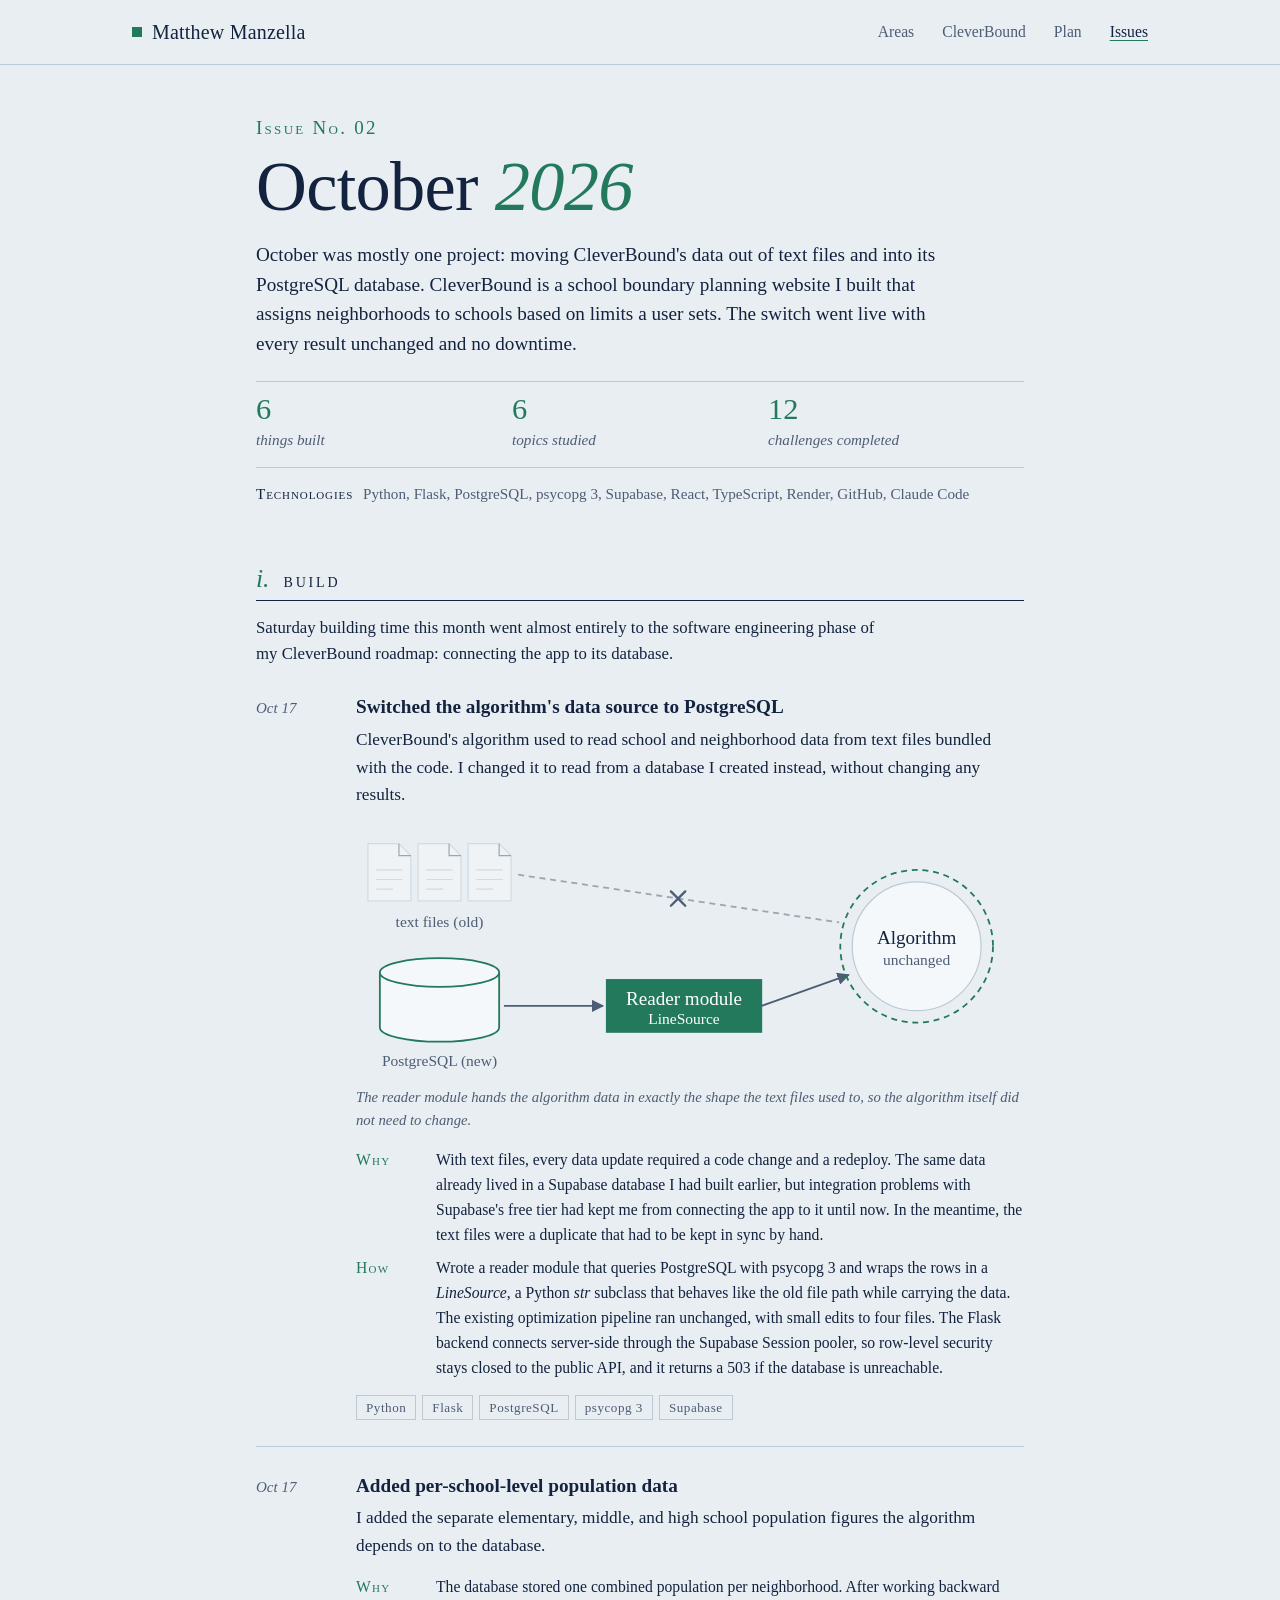
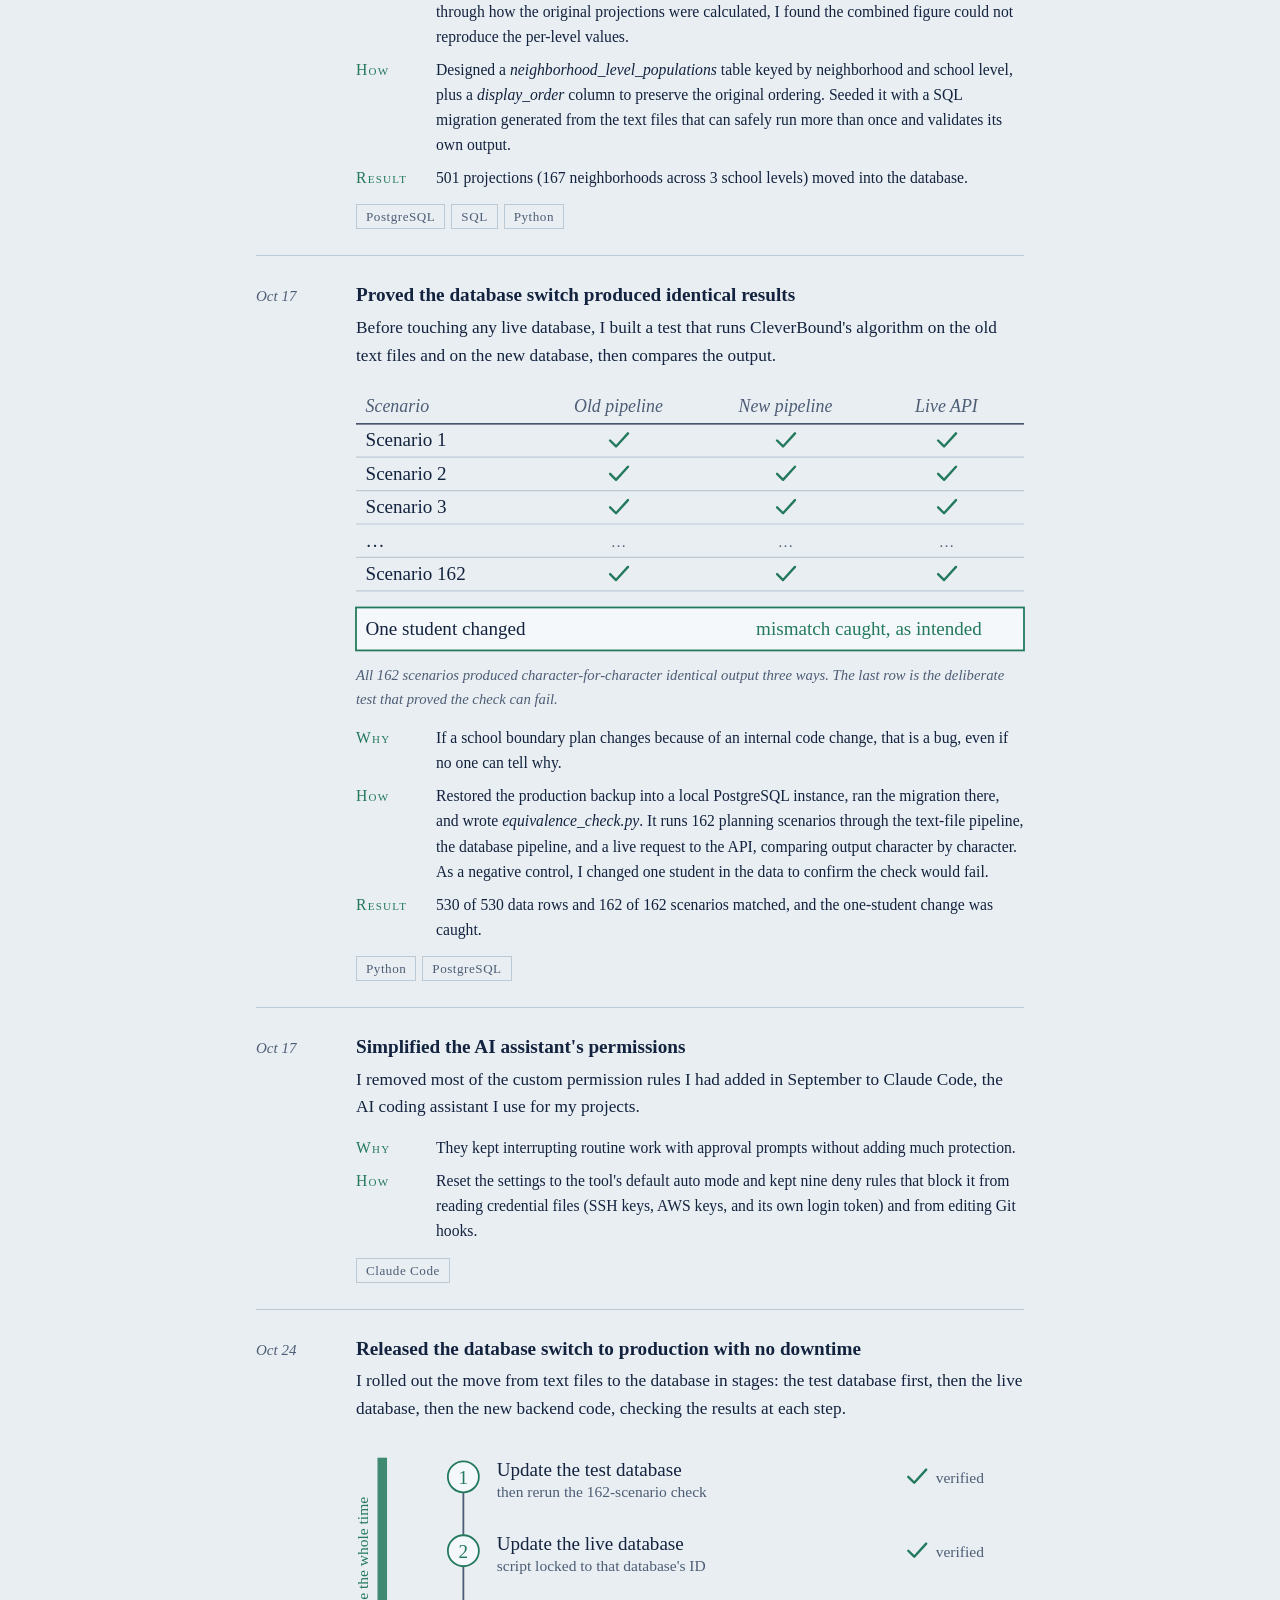
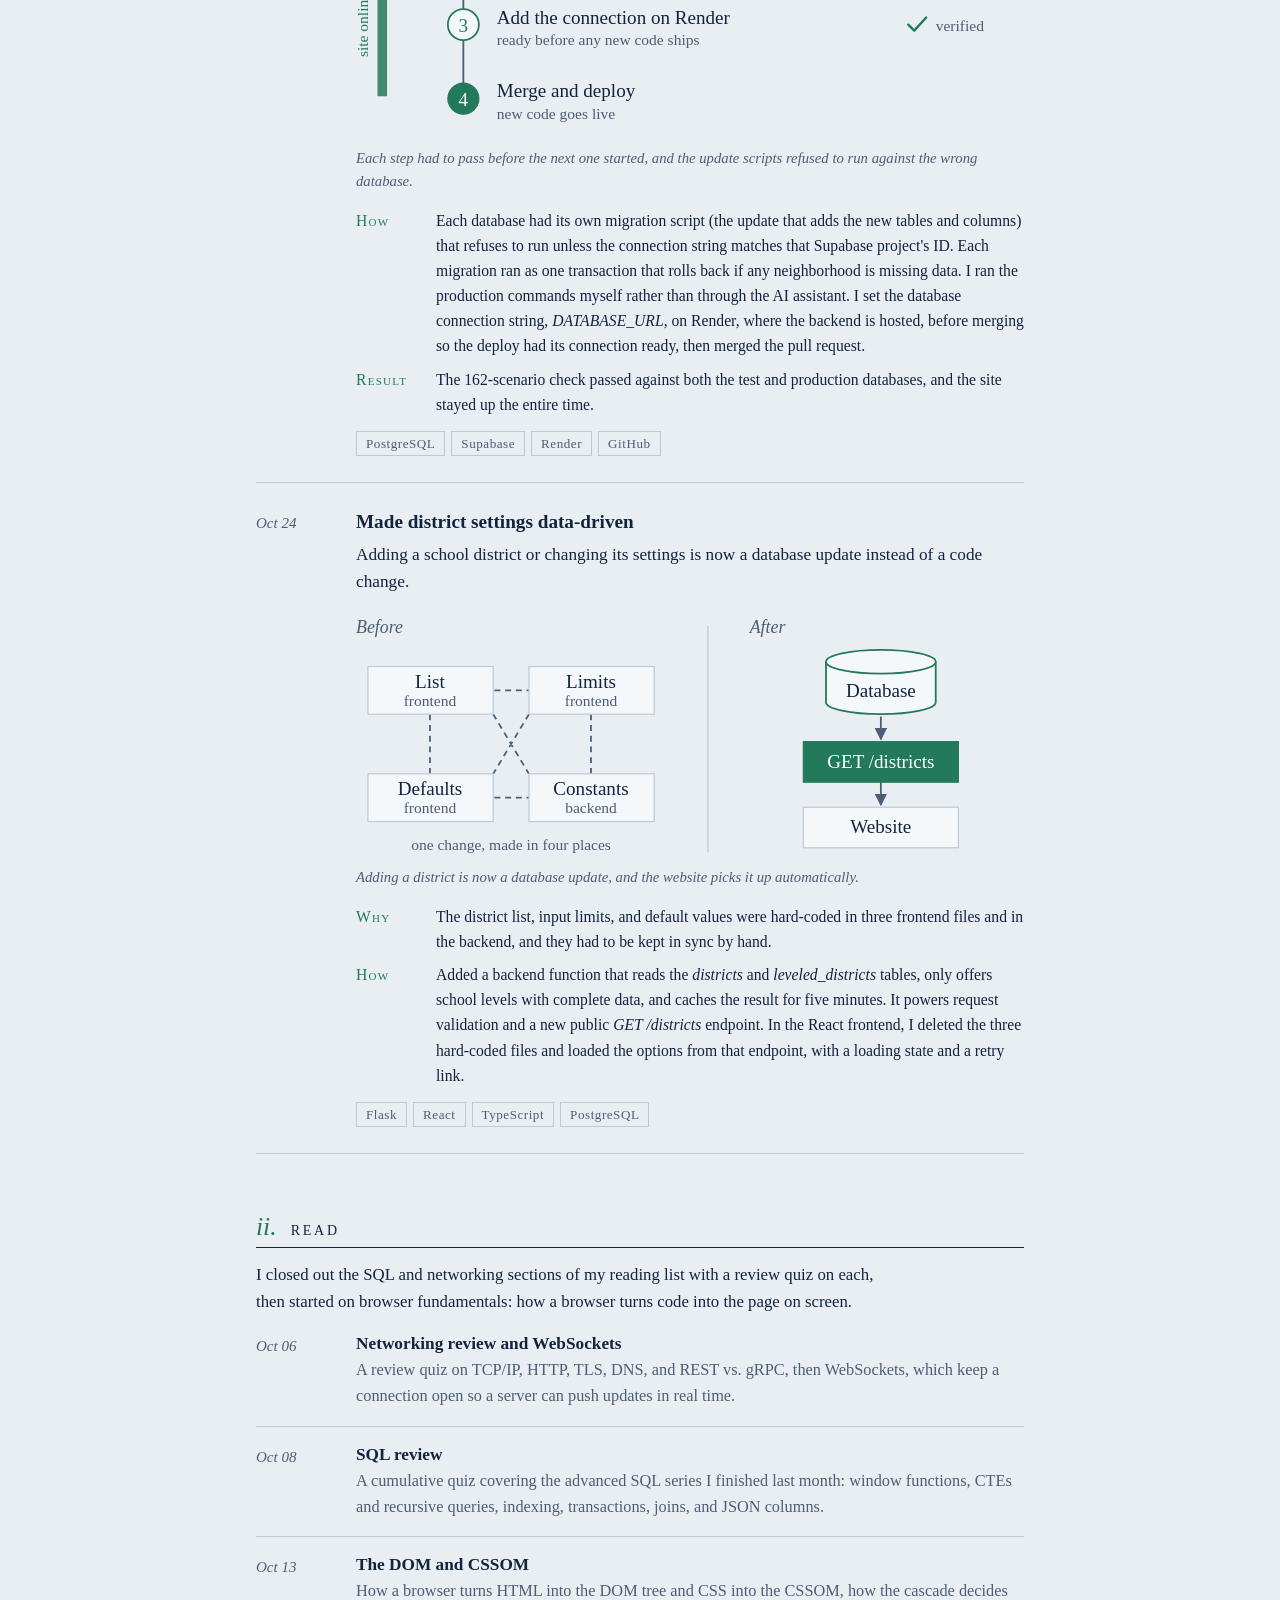
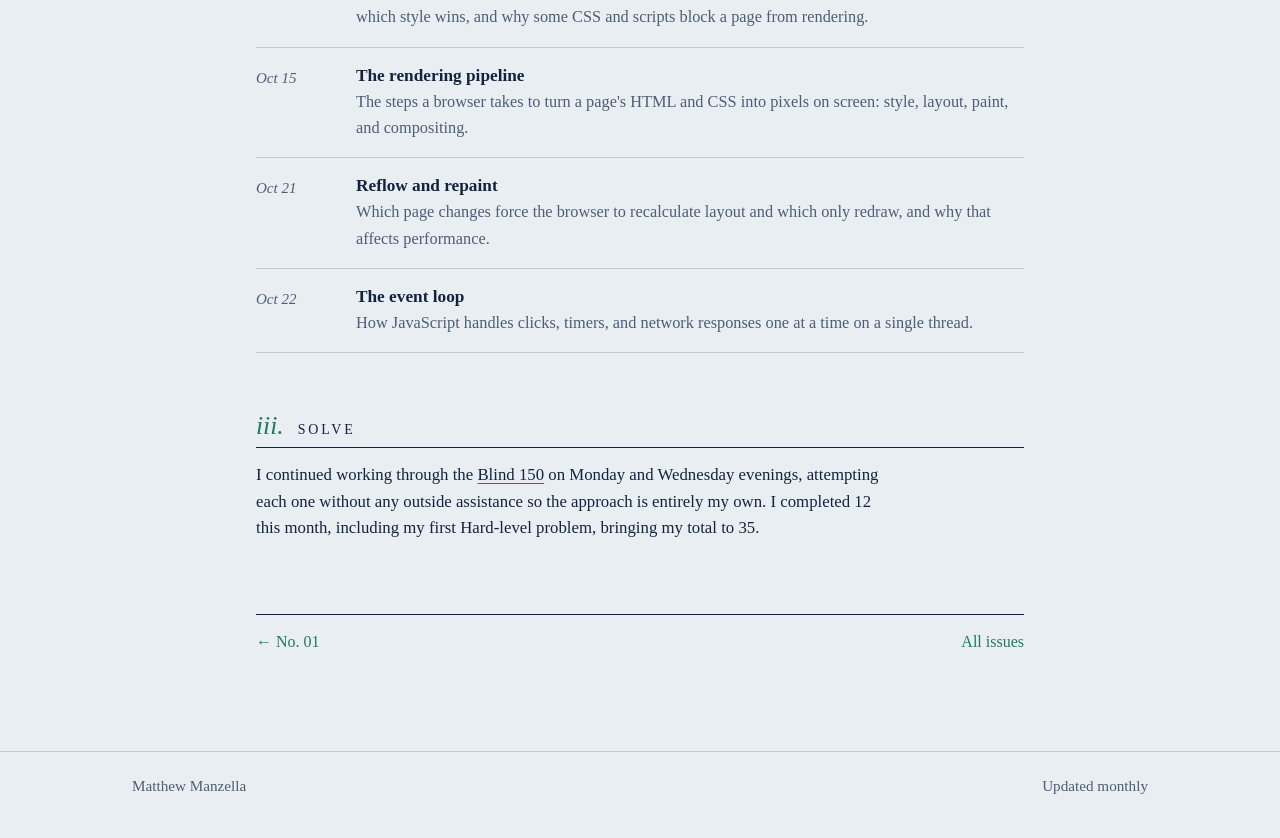
<file: 2026/2026-10_october.html>
<!doctype html>
<html lang="en">
<head>
<meta charset="utf-8">
<meta name="viewport" content="width=device-width, initial-scale=1">
<title>October 2026 · Matthew Manzella</title>
<meta name="description" content="What Matthew Manzella built, studied, and solved outside of work in October 2026.">
<link rel="stylesheet" href="../styles.css">
</head>
<body>
<header class="nav">
  <div class="wrap">
    <a class="brand" href="../index.html">Matthew Manzella</a>
    <nav aria-label="Main">
      <ul>
        <li><a href="../index.html#areas">Areas</a></li>
        <li><a href="../index.html#cleverbound">CleverBound</a></li>
        <li><a href="../index.html#plan">Plan</a></li>
        <li><a href="../index.html#issues" aria-current="page">Issues</a></li>
      </ul>
    </nav>
  </div>
</header>

<main class="issue">
  <p class="issue-label">Issue No. 02</p>

  <h1 class="issue-title">October <em>2026</em></h1>

  <p class="lede">October was mostly one project: moving CleverBound's data out of text files and into its PostgreSQL database. CleverBound is a school boundary planning website I built that assigns neighborhoods to schools based on limits a user sets. The switch went live with every result unchanged and no downtime.</p>

  <ul class="glance">
    <li><b>6</b><a href="#build">things built</a></li>
    <li><b>6</b><a href="#read">topics studied</a></li>
    <li><b>12</b><a href="#solve">challenges completed</a></li>
  </ul>
  <p class="tech"><span>Technologies</span> Python, Flask, PostgreSQL, psycopg 3, Supabase, React, TypeScript, Render, GitHub, Claude Code</p>

  <section id="build">
    <div class="section-head"><span class="num">i.</span><h2>Build</h2></div>
    <p class="section-note">Saturday building time this month went almost entirely to the software engineering phase of my CleverBound roadmap: connecting the app to its database.</p>

    <article class="entry">
      <time datetime="2026-10-17">Oct 17</time>
      <div>
        <h3>Switched the algorithm's data source to PostgreSQL</h3>
        <p class="plain">CleverBound's algorithm used to read school and neighborhood data from text files bundled with the code. I changed it to read from a database I created instead, without changing any results.</p>
        <figure class="dg">
          <svg viewBox="0 0 560 210" role="img" aria-label="The old text-file input to the algorithm is removed. The new input runs from the PostgreSQL database through a reader module into the same, unchanged algorithm.">
            <defs><marker id="o1" viewBox="0 0 10 10" refX="9" refY="5" markerWidth="7" markerHeight="7" orient="auto"><path d="M0 0 L10 5 L0 10z" class="ah"/></marker></defs>
            <g class="fade"><path class="bx" d="M10 14 h26 l10 10 v38 h-36 z"/><path class="ln" d="M36 14 v10 h10" style="stroke-width:1"/><path class="grid" d="M17 36 h22 M17 44 h22 M17 52 h14"/><path class="bx" d="M52 14 h26 l10 10 v38 h-36 z"/><path class="ln" d="M78 14 v10 h10" style="stroke-width:1"/><path class="grid" d="M59 36 h22 M59 44 h22 M59 52 h14"/><path class="bx" d="M94 14 h26 l10 10 v38 h-36 z"/><path class="ln" d="M120 14 v10 h10" style="stroke-width:1"/><path class="grid" d="M101 36 h22 M101 44 h22 M101 52 h14"/></g>
            <text class="sm" x="70" y="84" text-anchor="middle">text files (old)</text>
            <path class="ln dash fade" d="M136 40 L405 80"/>
            <path class="x" d="M264 54 l12 12 M276 54 l-12 12"/>
            <path class="bx hl" d="M20 122 v46 a50 12 0 0 0 100 0 v-46"/><ellipse class="bx hl" cx="70" cy="122" rx="50" ry="12"/>
            <text class="sm" x="70" y="200" text-anchor="middle">PostgreSQL (new)</text>
            <path class="ln" d="M124 150 H207" marker-end="url(#o1)"/>
            <rect class="bx dk" x="210" y="128" width="130" height="44"/>
            <text class="on-dk" x="275" y="149" text-anchor="middle">Reader module</text>
            <text class="sm on-dk" x="275" y="165" text-anchor="middle">LineSource</text>
            <path class="ln" d="M340 150 L413 124" marker-end="url(#o1)"/>
            <circle class="ln ac dash" cx="470" cy="100" r="64"/>
            <circle class="bx" cx="470" cy="100" r="54"/>
            <text x="470" y="98" text-anchor="middle">Algorithm</text>
            <text class="sm" x="470" y="116" text-anchor="middle">unchanged</text>
          </svg>
          <figcaption>The reader module hands the algorithm data in exactly the shape the text files used to, so the algorithm itself did not need to change.</figcaption>
        </figure>
        <dl class="facts">
          <dt>Why</dt><dd>With text files, every data update required a code change and a redeploy. The same data already lived in a Supabase database I had built earlier, but integration problems with Supabase's free tier had kept me from connecting the app to it until now. In the meantime, the text files were a duplicate that had to be kept in sync by hand.</dd>
          <dt>How</dt><dd>Wrote a reader module that queries PostgreSQL with psycopg 3 and wraps the rows in a <code>LineSource</code>, a Python <code>str</code> subclass that behaves like the old file path while carrying the data. The existing optimization pipeline ran unchanged, with small edits to four files. The Flask backend connects server-side through the Supabase Session pooler, so row-level security stays closed to the public API, and it returns a 503 if the database is unreachable.</dd>
        </dl>
        <ul class="stack"><li>Python</li><li>Flask</li><li>PostgreSQL</li><li>psycopg 3</li><li>Supabase</li></ul>
      </div>
    </article>

    <article class="entry">
      <time datetime="2026-10-17">Oct 17</time>
      <div>
        <h3>Added per-school-level population data</h3>
        <p class="plain">I added the separate elementary, middle, and high school population figures the algorithm depends on to the database.</p>
        <dl class="facts">
          <dt>Why</dt><dd>The database stored one combined population per neighborhood. After working backward through how the original projections were calculated, I found the combined figure could not reproduce the per-level values.</dd>
          <dt>How</dt><dd>Designed a <code>neighborhood_level_populations</code> table keyed by neighborhood and school level, plus a <code>display_order</code> column to preserve the original ordering. Seeded it with a SQL migration generated from the text files that can safely run more than once and validates its own output.</dd>
          <dt>Result</dt><dd>501 projections (167 neighborhoods across 3 school levels) moved into the database.</dd>
        </dl>
        <ul class="stack"><li>PostgreSQL</li><li>SQL</li><li>Python</li></ul>
      </div>
    </article>

    <article class="entry">
      <time datetime="2026-10-17">Oct 17</time>
      <div>
        <h3>Proved the database switch produced identical results</h3>
        <p class="plain">Before touching any live database, I built a test that runs CleverBound's algorithm on the old text files and on the new database, then compares the output.</p>
        <figure class="dg">
          <svg viewBox="0 0 560 225" role="img" aria-label="A results table: 162 scenarios each match across the old pipeline, new pipeline, and live API. A control row where one student was changed is correctly flagged.">
            <text class="lbl" x="8" y="20">Scenario</text>
            <text class="lbl" x="220" y="20" text-anchor="middle">Old pipeline</text>
            <text class="lbl" x="360" y="20" text-anchor="middle">New pipeline</text>
            <text class="lbl" x="495" y="20" text-anchor="middle">Live API</text>
            <path class="ink" style="stroke-width:1" d="M0 30 H560"/>
            <text x="8" y="49">Scenario 1</text><path class="ck" d="M213 44 l5 5 l10 -11"/><path class="ck" d="M353 44 l5 5 l10 -11"/><path class="ck" d="M488 44 l5 5 l10 -11"/><path class="grid" d="M0 58 H560"/><text x="8" y="77">Scenario 2</text><path class="ck" d="M213 72 l5 5 l10 -11"/><path class="ck" d="M353 72 l5 5 l10 -11"/><path class="ck" d="M488 72 l5 5 l10 -11"/><path class="grid" d="M0 86 H560"/><text x="8" y="105">Scenario 3</text><path class="ck" d="M213 100 l5 5 l10 -11"/><path class="ck" d="M353 100 l5 5 l10 -11"/><path class="ck" d="M488 100 l5 5 l10 -11"/><path class="grid" d="M0 114 H560"/><text x="8" y="133">…</text><text class="sm" x="220" y="133" text-anchor="middle">…</text><text class="sm" x="360" y="133" text-anchor="middle">…</text><text class="sm" x="495" y="133" text-anchor="middle">…</text><path class="grid" d="M0 142 H560"/><text x="8" y="161">Scenario 162</text><path class="ck" d="M213 156 l5 5 l10 -11"/><path class="ck" d="M353 156 l5 5 l10 -11"/><path class="ck" d="M488 156 l5 5 l10 -11"/><path class="grid" d="M0 170 H560"/>
            <rect class="bx hl" x="0" y="184" width="560" height="36"/>
            <text x="8" y="207">One student changed</text>
            <text class="res" x="430" y="207" text-anchor="middle">mismatch caught, as intended</text>
          </svg>
          <figcaption>All 162 scenarios produced character-for-character identical output three ways. The last row is the deliberate test that proved the check can fail.</figcaption>
        </figure>
        <dl class="facts">
          <dt>Why</dt><dd>If a school boundary plan changes because of an internal code change, that is a bug, even if no one can tell why.</dd>
          <dt>How</dt><dd>Restored the production backup into a local PostgreSQL instance, ran the migration there, and wrote <code>equivalence_check.py</code>. It runs 162 planning scenarios through the text-file pipeline, the database pipeline, and a live request to the API, comparing output character by character. As a negative control, I changed one student in the data to confirm the check would fail.</dd>
          <dt>Result</dt><dd>530 of 530 data rows and 162 of 162 scenarios matched, and the one-student change was caught.</dd>
        </dl>
        <ul class="stack"><li>Python</li><li>PostgreSQL</li></ul>
      </div>
    </article>

    <article class="entry">
      <time datetime="2026-10-17">Oct 17</time>
      <div>
        <h3>Simplified the AI assistant's permissions</h3>
        <p class="plain">I removed most of the custom permission rules I had added in September to Claude Code, the AI coding assistant I use for my projects.</p>
        <dl class="facts">
          <dt>Why</dt><dd>They kept interrupting routine work with approval prompts without adding much protection.</dd>
          <dt>How</dt><dd>Reset the settings to the tool's default auto mode and kept nine deny rules that block it from reading credential files (SSH keys, AWS keys, and its own login token) and from editing Git hooks.</dd>
        </dl>
        <ul class="stack"><li>Claude Code</li></ul>
      </div>
    </article>

    <article class="entry">
      <time datetime="2026-10-24">Oct 24</time>
      <div>
        <h3>Released the database switch to production with no downtime</h3>
        <p class="plain">I rolled out the move from text files to the database in stages: the test database first, then the live database, then the new backend code, checking the results at each step.</p>
        <figure class="dg">
          <svg viewBox="0 0 560 250" role="img" aria-label="A vertical timeline of four release steps, each verified before the next, beside a bar showing the site stayed online throughout.">
            <rect class="acf" x="18" y="14" width="8" height="200" style="opacity:.85"/>
            <text class="res" style="font-size:13px" transform="rotate(-90 10 114)" x="10" y="114" text-anchor="middle">site online the whole time</text>
            <path class="ln" d="M90 30 V216"/>
            <circle class="bx hl" cx="90" cy="30" r="13"/><text class="num" x="90" y="36" text-anchor="middle" style="font-size:16px">1</text><text x="118" y="29">Update the test database</text><text class="sm" x="118" y="47">then rerun the 162-scenario check</text><path class="ck" d="M463 30 l5 5 l10 -11"/><text class="sm" x="486" y="35">verified</text><circle class="bx hl" cx="90" cy="92" r="13"/><text class="num" x="90" y="98" text-anchor="middle" style="font-size:16px">2</text><text x="118" y="91">Update the live database</text><text class="sm" x="118" y="109">script locked to that database's ID</text><path class="ck" d="M463 92 l5 5 l10 -11"/><text class="sm" x="486" y="97">verified</text><circle class="bx hl" cx="90" cy="154" r="13"/><text class="num" x="90" y="160" text-anchor="middle" style="font-size:16px">3</text><text x="118" y="153">Add the connection on Render</text><text class="sm" x="118" y="171">ready before any new code ships</text><path class="ck" d="M463 154 l5 5 l10 -11"/><text class="sm" x="486" y="159">verified</text><circle class="bx dk" cx="90" cy="216" r="13"/><text class="on-dk" x="90" y="222" text-anchor="middle" style="font-size:16px">4</text><text x="118" y="215">Merge and deploy</text><text class="sm" x="118" y="233">new code goes live</text>
          </svg>
          <figcaption>Each step had to pass before the next one started, and the update scripts refused to run against the wrong database.</figcaption>
        </figure>
        <dl class="facts">
          <dt>How</dt><dd>Each database had its own migration script (the update that adds the new tables and columns) that refuses to run unless the connection string matches that Supabase project's ID. Each migration ran as one transaction that rolls back if any neighborhood is missing data. I ran the production commands myself rather than through the AI assistant. I set the database connection string, <code>DATABASE_URL</code>, on Render, where the backend is hosted, before merging so the deploy had its connection ready, then merged the pull request.</dd>
          <dt>Result</dt><dd>The 162-scenario check passed against both the test and production databases, and the site stayed up the entire time.</dd>
        </dl>
        <ul class="stack"><li>PostgreSQL</li><li>Supabase</li><li>Render</li><li>GitHub</li></ul>
      </div>
    </article>

    <article class="entry">
      <time datetime="2026-10-24">Oct 24</time>
      <div>
        <h3>Made district settings data-driven</h3>
        <p class="plain">Adding a school district or changing its settings is now a database update instead of a code change.</p>
        <figure class="dg">
          <svg viewBox="0 0 560 205" role="img" aria-label="Before: four copies of district settings, each linked to the others by hand-syncing. After: one database feeds a GET /districts endpoint, which the website loads.">
            <defs><marker id="o4" viewBox="0 0 10 10" refX="9" refY="5" markerWidth="7" markerHeight="7" orient="auto"><path d="M0 0 L10 5 L0 10z" class="ah"/></marker></defs>
            <text class="lbl" x="0" y="16">Before</text>
            <path class="ln dash" d="M62 64 H197 M62 154 H197 M62 84 V134 M197 84 V134 M115 84 L145 134 M145 84 L115 134"/>
            <rect class="bx" x="10" y="44" width="105" height="40"/><text x="62" y="62" text-anchor="middle">List</text><text class="sm" x="62" y="77" text-anchor="middle">frontend</text>
            <rect class="bx" x="145" y="44" width="105" height="40"/><text x="197" y="62" text-anchor="middle">Limits</text><text class="sm" x="197" y="77" text-anchor="middle">frontend</text>
            <rect class="bx" x="10" y="134" width="105" height="40"/><text x="62" y="152" text-anchor="middle">Defaults</text><text class="sm" x="62" y="167" text-anchor="middle">frontend</text>
            <rect class="bx" x="145" y="134" width="105" height="40"/><text x="197" y="152" text-anchor="middle">Constants</text><text class="sm" x="197" y="167" text-anchor="middle">backend</text>
            <text class="sm" x="130" y="198" text-anchor="middle">one change, made in four places</text>
            <path class="grid" d="M295 10 V200"/>
            <text class="lbl" x="330" y="16">After</text>
            <path class="bx hl" d="M394 40 v34 a46 10 0 0 0 92 0 v-34"/><ellipse class="bx hl" cx="440" cy="40" rx="46" ry="10"/>
            <text x="440" y="70" text-anchor="middle">Database</text>
            <path class="ln" d="M440 86 V105" marker-end="url(#o4)"/>
            <rect class="bx dk" x="375" y="107" width="130" height="34"/><text class="on-dk" x="440" y="129" text-anchor="middle">GET /districts</text>
            <path class="ln" d="M440 141 V160" marker-end="url(#o4)"/>
            <rect class="bx" x="375" y="162" width="130" height="34"/><text x="440" y="184" text-anchor="middle">Website</text>
          </svg>
          <figcaption>Adding a district is now a database update, and the website picks it up automatically.</figcaption>
        </figure>
        <dl class="facts">
          <dt>Why</dt><dd>The district list, input limits, and default values were hard-coded in three frontend files and in the backend, and they had to be kept in sync by hand.</dd>
          <dt>How</dt><dd>Added a backend function that reads the <code>districts</code> and <code>leveled_districts</code> tables, only offers school levels with complete data, and caches the result for five minutes. It powers request validation and a new public <code>GET /districts</code> endpoint. In the React frontend, I deleted the three hard-coded files and loaded the options from that endpoint, with a loading state and a retry link.</dd>
        </dl>
        <ul class="stack"><li>Flask</li><li>React</li><li>TypeScript</li><li>PostgreSQL</li></ul>
      </div>
    </article>
  </section>

  <section id="read" class="study">
    <div class="section-head"><span class="num">ii.</span><h2>Read</h2></div>
    <p class="section-note">I closed out the SQL and networking sections of my reading list with a review quiz on each, then started on browser fundamentals: how a browser turns code into the page on screen.</p>

    <article class="entry"><time datetime="2026-10-06">Oct 06</time><div><h3>Networking review and WebSockets</h3><p>A review quiz on TCP/IP, HTTP, TLS, DNS, and REST vs. gRPC, then WebSockets, which keep a connection open so a server can push updates in real time.</p></div></article>
    <article class="entry"><time datetime="2026-10-08">Oct 08</time><div><h3>SQL review</h3><p>A cumulative quiz covering the advanced SQL series I finished last month: window functions, CTEs and recursive queries, indexing, transactions, joins, and JSON columns.</p></div></article>
    <article class="entry"><time datetime="2026-10-13">Oct 13</time><div><h3>The DOM and CSSOM</h3><p>How a browser turns HTML into the DOM tree and CSS into the CSSOM, how the cascade decides which style wins, and why some CSS and scripts block a page from rendering.</p></div></article>
    <article class="entry"><time datetime="2026-10-15">Oct 15</time><div><h3>The rendering pipeline</h3><p>The steps a browser takes to turn a page's HTML and CSS into pixels on screen: style, layout, paint, and compositing.</p></div></article>
    <article class="entry"><time datetime="2026-10-21">Oct 21</time><div><h3>Reflow and repaint</h3><p>Which page changes force the browser to recalculate layout and which only redraw, and why that affects performance.</p></div></article>
    <article class="entry"><time datetime="2026-10-22">Oct 22</time><div><h3>The event loop</h3><p>How JavaScript handles clicks, timers, and network responses one at a time on a single thread.</p></div></article>
  </section>

  <section id="solve">
    <div class="section-head"><span class="num">iii.</span><h2>Solve</h2></div>
    <p class="section-note">I continued working through the <a href="https://neetcode.io/practice/practice/neetcode150">Blind 150</a> on Monday and Wednesday evenings, attempting each one without any outside assistance so the approach is entirely my own. I completed 12 this month, including my first Hard-level problem, bringing my total to 35.</p>
  </section>

  <nav class="pager" aria-label="Issues">
    <a href="2026-09_september.html">&larr; No. 01</a>
    <a href="../index.html#issues">All issues</a>
  </nav>
</main>

<footer class="site-foot">
  <div class="wrap">
    <span>Matthew Manzella</span>
    <span>Updated monthly</span>
  </div>
</footer>
</body>
</html>
</file>
<file: styles.css>
:root {
  --paper: #e9eef2;
  --panel: #f5f8fa;
  --ink: #13233f;
  --ink-soft: #4d5d75;
  --rule: #bccad6;
  --accent: #23795c;
  --accent-ink: #ffffff;
  --band: #13233f;
  --band-ink: #e4ebf2;
  --band-soft: #9fb0c4;
  --font: "Times New Roman", Times, serif;
}
@media (prefers-color-scheme: dark) {
  :root:not([data-theme="light"]) {
    --paper: #0e1a2c;
    --panel: #132238;
    --ink: #e4ebf2;
    --ink-soft: #9fb0c4;
    --rule: #26384f;
    --accent: #5cc59a;
    --accent-ink: #0b1626;
    --band: #172b4a;
  }
}
:root[data-theme="dark"] {
  --paper: #0e1a2c;
  --panel: #132238;
  --ink: #e4ebf2;
  --ink-soft: #9fb0c4;
  --rule: #26384f;
  --accent: #5cc59a;
  --accent-ink: #0b1626;
  --band: #172b4a;
}

* { box-sizing: border-box; }
html { -webkit-text-size-adjust: 100%; scroll-behavior: smooth; scroll-padding-top: 80px; }
body { margin: 0; background: var(--paper); color: var(--ink); font: 400 19px/1.6 var(--font); }
a { color: inherit; text-decoration-color: var(--accent); text-underline-offset: 3px; }
a:hover { color: var(--accent); }
.wrap { max-width: 1080px; margin: 0 auto; padding: 0 16px; }
@media (min-width: 700px) { .wrap { padding: 0 32px; } }

/* ---------- site navigation ---------- */
.nav { position: sticky; top: 0; z-index: 10; background: var(--paper); border-bottom: 1px solid var(--rule); }
.nav .wrap { display: flex; align-items: center; justify-content: space-between; gap: 16px; min-height: 64px; }
.brand { font-size: 1.25rem; text-decoration: none; letter-spacing: .01em; }
.brand::before { content: ""; display: inline-block; width: 10px; height: 10px; background: var(--accent); margin-right: 10px; vertical-align: 2px; }
.nav ul { list-style: none; display: flex; gap: 28px; margin: 0; padding: 0; font-size: .98rem; }
.nav ul a { text-decoration: none; color: var(--ink-soft); }
.nav ul a:hover, .nav ul a[aria-current] { color: var(--ink); text-decoration: underline; text-decoration-color: var(--accent); }

/* ---------- buttons ---------- */
.btn { display: inline-block; padding: 11px 22px; border: 1px solid var(--accent); text-decoration: none; font-size: 1rem; letter-spacing: .02em; }
.btn.primary { background: var(--accent); color: var(--accent-ink); }
.btn.primary:hover { color: var(--accent-ink); filter: brightness(1.08); }
.btn.ghost { color: var(--accent); }
.btn.ghost:hover { background: var(--panel); }

/* ---------- home: hero ---------- */
.hero { padding: 80px 0 72px; }
.hero .wrap { display: grid; grid-template-columns: 1.05fr .95fr; gap: 56px; align-items: center; }
.eyebrow { font-variant: small-caps; letter-spacing: .12em; color: var(--accent); font-size: 1rem; margin: 0 0 14px; }
.hero h1 { font: 400 clamp(2.3rem, 5vw, 3.5rem)/1.08 var(--font); letter-spacing: -.01em; margin: 0 0 22px; }
.hero .sub { font-size: 1.15rem; color: var(--ink-soft); margin: 0 0 30px; max-width: 32em; }
.actions { display: flex; gap: 12px; flex-wrap: wrap; }

.card { background: var(--panel); border: 1px solid var(--rule); padding: 22px 22px 18px; }
.card-head { display: flex; justify-content: space-between; align-items: baseline; margin-bottom: 14px; }
.card-head h2 { font: 400 1.2rem/1.2 var(--font); margin: 0; }
.card-head span { font-style: italic; font-size: .9rem; color: var(--ink-soft); }

.month { font-size: .82rem; }
.month .row { display: grid; grid-template-columns: 52px repeat(7, 1fr); gap: 4px; margin-bottom: 4px; }
.month .head span { font-variant: small-caps; letter-spacing: .06em; color: var(--ink-soft); text-align: center; }
.month .wk { font-style: italic; color: var(--ink-soft); align-self: center; }
.month i { font-style: normal; text-align: center; padding: 8px 0; border: 1px solid var(--rule); }
.month .s { background: var(--accent); color: var(--accent-ink); border-color: var(--accent); }
.month .r { background: transparent; border-color: var(--accent); color: var(--accent); }
.month .b { background: var(--band); color: var(--band-ink); border-color: var(--band); }
.month .o { color: var(--ink-soft); opacity: .55; }
.legend { display: flex; flex-wrap: wrap; gap: 6px 18px; margin: 14px 0 0; padding: 12px 0 0; border-top: 1px solid var(--rule); font-size: .9rem; color: var(--ink-soft); list-style: none; }
.legend b { font-weight: 400; color: var(--ink); }

/* ---------- home: stats band ---------- */
.band { background: var(--band); color: var(--band-ink); }
.band .wrap { display: grid; grid-template-columns: repeat(4, 1fr); }
.band .stat { padding: 30px 20px 28px 0; }
.band .stat + .stat { border-left: 1px solid rgba(255,255,255,.14); padding-left: 24px; }
.band b { display: block; font: 400 2.4rem/1 var(--font); }
.band b small { font-size: .5em; color: var(--band-soft); }
.band span { display: block; margin-top: 8px; font-size: .95rem; color: var(--band-soft); }

/* ---------- home: sections ---------- */
.block { padding: 88px 0 0; }
.block-head { display: grid; grid-template-columns: 1fr 1.4fr; gap: 40px; align-items: end; margin-bottom: 36px; }
.block-head h2 { font: 400 clamp(1.9rem, 3.6vw, 2.5rem)/1.1 var(--font); margin: 0; }
.block-head p { margin: 0; color: var(--ink-soft); font-size: 1.05rem; }

.areas { display: grid; grid-template-columns: repeat(3, 1fr); gap: 20px; }
.area { background: var(--panel); border: 1px solid var(--rule); border-top: 3px solid var(--accent); padding: 26px 22px 22px; display: flex; flex-direction: column; }
.area svg { width: 40px; height: 40px; color: var(--accent); margin-bottom: 14px; }
.area h3 { font: 400 1.6rem/1.1 var(--font); margin: 0 0 4px; }
.area .when { font-variant: small-caps; letter-spacing: .06em; color: var(--accent); font-size: .95rem; margin: 0 0 12px; }
.area p { font-size: 1rem; margin: 0 0 16px; }
.area .count { margin-top: auto; margin-bottom: 0; padding-top: 14px; border-top: 1px solid var(--rule); color: var(--ink-soft); font-size: .95rem; }
.area .count b { font-weight: 400; font-size: 1.4rem; color: var(--ink); }
.bar { height: 6px; background: var(--rule); margin-top: 10px; }
.bar i { display: block; height: 100%; background: var(--accent); }

.feature { display: grid; grid-template-columns: 1fr 1fr; border: 1px solid var(--rule); background: var(--panel); }
.feature > div { padding: 34px 32px; }
.feature > div + div { border-left: 1px solid var(--rule); }
.feature h3 { font: 400 2rem/1.1 var(--font); margin: 0 0 12px; }
.feature p { margin: 0 0 16px; font-size: 1.02rem; }
.feature .link { margin: 22px 0 0; font-size: 1rem; }
.feature h4 { font-variant: small-caps; letter-spacing: .1em; font-weight: 400; color: var(--accent); margin: 0 0 12px; font-size: 1rem; }
.timeline { list-style: none; margin: 0; padding: 0; }
.timeline li { display: grid; grid-template-columns: 64px 1fr; gap: 14px; padding: 10px 0; border-bottom: 1px solid var(--rule); font-size: 1rem; }
.timeline li:last-child { border-bottom: 0; }
.timeline time { font-style: italic; color: var(--ink-soft); }

.plan { display: grid; grid-template-columns: 1fr 1fr; gap: 20px; }
.plan .card h3 { font: 400 1.3rem/1.2 var(--font); margin: 0 0 12px; padding-bottom: 8px; border-bottom: 1px solid var(--rule); }
.checklist, .phases { margin: 0; padding: 0; list-style: none; font-size: 1rem; counter-reset: ph; }
.checklist li, .phases li { padding: 5px 0 5px 30px; position: relative; color: var(--ink-soft); }
.checklist li::before { content: ""; position: absolute; left: 4px; top: 12px; width: 11px; height: 11px; border: 1px solid var(--ink-soft); }
.checklist li.done { color: var(--ink); }
.checklist li.done::before { background: var(--accent); border-color: var(--accent); }
.checklist li.now, .phases li.now { color: var(--ink); font-weight: 700; }
.checklist li.now::before { background: linear-gradient(90deg, var(--accent) 50%, transparent 50%); border-color: var(--accent); }
.phases { columns: 2; column-gap: 24px; }
.phases li { counter-increment: ph; break-inside: avoid; }
.phases li::before { content: counter(ph); position: absolute; left: 0; width: 20px; text-align: right; font-style: italic; color: var(--accent); }
.phases li.now::after { content: " (current)"; font-weight: 400; font-style: italic; font-size: .88rem; color: var(--accent); }
.plan-note { font-size: .92rem; color: var(--ink-soft); margin: 12px 0 0; }

.issue-grid { display: grid; grid-template-columns: repeat(2, 1fr); gap: 20px; }
.issue-card { display: block; text-decoration: none; background: var(--panel); border: 1px solid var(--rule); padding: 26px 24px; transition: border-color .15s; }
.issue-card:hover { border-color: var(--accent); color: inherit; }
.issue-card .no { font-style: italic; color: var(--accent); font-size: .95rem; }
.issue-card h3 { font: 400 1.7rem/1.15 var(--font); margin: 6px 0 10px; }
.issue-card p { margin: 0 0 16px; color: var(--ink-soft); font-size: 1rem; }
.issue-card .more { color: var(--accent); font-size: .98rem; }
.issue-card.latest { border-top: 3px solid var(--accent); }

.site-foot { margin-top: 96px; border-top: 1px solid var(--rule); }
.site-foot .wrap { display: flex; justify-content: space-between; gap: 16px; flex-wrap: wrap; padding-top: 22px; padding-bottom: 40px; font-size: .95rem; color: var(--ink-soft); }
.site-foot a { text-decoration: none; }

/* ---------- monthly issue pages ---------- */
main.issue { max-width: 800px; margin: 0 auto; padding: 48px 16px 0; }
.issue-label { font-variant: small-caps; letter-spacing: .12em; color: var(--accent); margin: 0; }
.issue-title { font: 400 clamp(2.8rem, 8vw, 4.4rem)/1 var(--font); letter-spacing: -.01em; margin: 8px 0 18px; }
.issue-title em { color: var(--accent); }
.lede { font-size: 1.2rem; line-height: 1.55; margin: 0 0 22px; max-width: 36em; }

.glance { display: flex; flex-wrap: wrap; margin: 0 0 14px; padding: 0; list-style: none; border-top: 1px solid var(--rule); border-bottom: 1px solid var(--rule); }
.glance li { flex: 1 1 140px; padding: 12px 14px 12px 0; }
.glance b { display: block; font: 400 1.9rem/1 var(--font); color: var(--accent); }
.glance a { font-style: italic; font-size: .95rem; color: var(--ink-soft); text-decoration: none; }
.tech { font-size: .95rem; color: var(--ink-soft); margin: 0; }
.tech span { font-variant: small-caps; letter-spacing: .06em; color: var(--ink); margin-right: 6px; }

.section-head { display: flex; gap: 14px; align-items: baseline; margin: 60px 0 8px; padding-bottom: 8px; border-bottom: 1px solid var(--ink); }
.section-head .num { font: italic 400 1.6rem/1 var(--font); color: var(--accent); }
.section-head h2 { font: 400 14px/1 var(--font); letter-spacing: .2em; text-transform: uppercase; margin: 0; }
.section-note { font-size: 1.05rem; margin: 14px 0 0; max-width: 38em; }

.entry { display: grid; grid-template-columns: 76px 1fr; gap: 0 24px; padding: 26px 0; border-bottom: 1px solid var(--rule); }
.entry time { font: italic 400 15px/1.9 var(--font); color: var(--ink-soft); }
.entry h3 { font: 700 1.2rem/1.35 var(--font); margin: 0 0 6px; }
.entry p { margin: 0 0 12px; }
.entry p:last-child { margin-bottom: 0; }
.entry .plain { font-size: 1.08rem; }

.facts { display: grid; grid-template-columns: 64px 1fr; gap: 8px 16px; margin: 14px 0 0; font-size: .98rem; }
.facts dt { font-variant: small-caps; letter-spacing: .08em; color: var(--accent); line-height: 1.6; }
.facts dd { margin: 0; }
.facts code { font: inherit; font-style: italic; }

.stack { list-style: none; display: flex; flex-wrap: wrap; gap: 6px; margin: 14px 0 0; padding: 0; }
.stack li { font-size: .82rem; letter-spacing: .04em; border: 1px solid var(--rule); padding: 1px 9px; color: var(--ink-soft); }

.study .entry { padding: 16px 0; }
.study .entry h3 { font-size: 1.08rem; margin-bottom: 2px; }
.study .entry p { color: var(--ink-soft); font-size: 1.02rem; }

.pager { margin-top: 72px; padding-top: 14px; border-top: 1px solid var(--ink); display: flex; justify-content: space-between; gap: 16px; flex-wrap: wrap; font-size: 1rem; }
.pager a { text-decoration: none; color: var(--accent); }

/* ---------- responsive ---------- */
@media (max-width: 900px) {
  .hero .wrap, .block-head, .feature, .plan { grid-template-columns: 1fr; }
  .hero { padding: 56px 0; }
  .hero .wrap { gap: 40px; }
  .block-head { gap: 12px; }
  .feature > div + div { border-left: 0; border-top: 1px solid var(--rule); }
  .areas { grid-template-columns: 1fr; }
  .band .wrap { grid-template-columns: repeat(2, 1fr); }
  .band .stat:nth-child(3) { border-left: 0; padding-left: 0; }
  .band .stat:nth-child(n+3) { border-top: 1px solid rgba(255,255,255,.14); }
}
@media (max-width: 600px) {
  body { font-size: 18px; }
  .nav .wrap { flex-direction: column; align-items: flex-start; gap: 4px; padding-top: 12px; padding-bottom: 10px; }
  .nav ul { gap: 20px; }
  .block { padding-top: 64px; }
  .issue-grid { grid-template-columns: 1fr; }
  .phases { columns: 1; }
  .feature > div { padding: 26px 20px; }
  .month { font-size: .7rem; }
  .month .row { grid-template-columns: 40px repeat(7, 1fr); gap: 2px; }
  .entry { grid-template-columns: 1fr; }
  .entry time { margin-bottom: 4px; }
  .facts { grid-template-columns: 1fr; gap: 0; }
  .facts dd { margin-bottom: 10px; }
}

/* ---------- home: identity + about ---------- */
.id { display: flex; align-items: center; gap: 18px; text-decoration: none; padding-bottom: 24px; margin-bottom: 30px; border-bottom: 1px solid var(--rule); }
.id img { width: 84px; height: 84px; object-fit: cover; flex: none; border: 1px solid var(--rule); }
.id span { display: flex; flex-direction: column; gap: 3px; }
.id b { font-weight: 400; font-size: 1.55rem; line-height: 1.1; color: var(--ink); }
.id em { font-style: normal; font-size: 1.02rem; color: var(--accent); }
.id small { font-style: italic; font-size: .92rem; color: var(--ink-soft); }
.id:hover b { color: var(--accent); }

.about-me { display: grid; grid-template-columns: 1.3fr 1fr; gap: 36px; align-items: start; }
.about-me p { margin: 0 0 14px; font-size: 1.08rem; }
.quick { margin: 0; display: grid; gap: 14px; }
.quick dt { font-variant: small-caps; letter-spacing: .1em; color: var(--accent); font-size: .95rem; }
.quick dd { margin: 2px 0 0; font-size: 1rem; line-height: 1.45; }
.about-me .links { display: flex; flex-wrap: wrap; gap: 8px 20px; margin: 18px 0 0; padding-top: 14px; border-top: 1px solid var(--rule); font-size: 1rem; }
.about-me .links a { color: var(--accent); text-decoration: none; border-bottom: 1px solid var(--rule); }
.about-me .links a:hover { border-color: var(--accent); }
@media (max-width: 900px) { .about-me { grid-template-columns: 1fr; gap: 20px; } }

/* ---------- diagrams ---------- */
.dg { margin: 18px 0 6px; }
.dg svg { width: 100%; height: auto; display: block; overflow: visible; }
.dg figcaption { font-size: .92rem; font-style: italic; color: var(--ink-soft); margin-top: 8px; }
.dg text { font-family: var(--font); fill: var(--ink); font-size: 16px; }
.dg .bx { fill: var(--panel); stroke: var(--rule); stroke-width: 1; }
.dg .bx.hl { stroke: var(--accent); stroke-width: 1.5; }
.dg .bx.dk { fill: var(--accent); stroke: var(--accent); }
.dg .sm { font-size: 13px; fill: var(--ink-soft); }
.dg .lbl { font-size: 15px; font-style: italic; fill: var(--ink-soft); }
.dg .num { font-size: 20px; fill: var(--accent); }
.dg .res { fill: var(--accent); font-size: 16px; }
.dg .on-dk { fill: var(--accent-ink); }
.dg .ln { stroke: var(--ink-soft); stroke-width: 1.5; fill: none; }
.dg .ln.ac { stroke: var(--accent); }
.dg .ah { fill: var(--ink-soft); }
.dg .grid { stroke: var(--rule); stroke-width: 1; fill: none; }
.dg .dash { stroke-dasharray: 5 4; }
.dg .big { font-size: 30px; fill: var(--accent); }
.dg .acf { fill: var(--accent); }
.dg .ck { stroke: var(--accent); stroke-width: 2; fill: none; stroke-linecap: round; stroke-linejoin: round; }
.dg .x { stroke: var(--ink-soft); stroke-width: 2; stroke-linecap: round; }
.dg .ink { stroke: var(--ink); stroke-width: 2; fill: none; }
.dg .fade { opacity: .5; }
</file>
